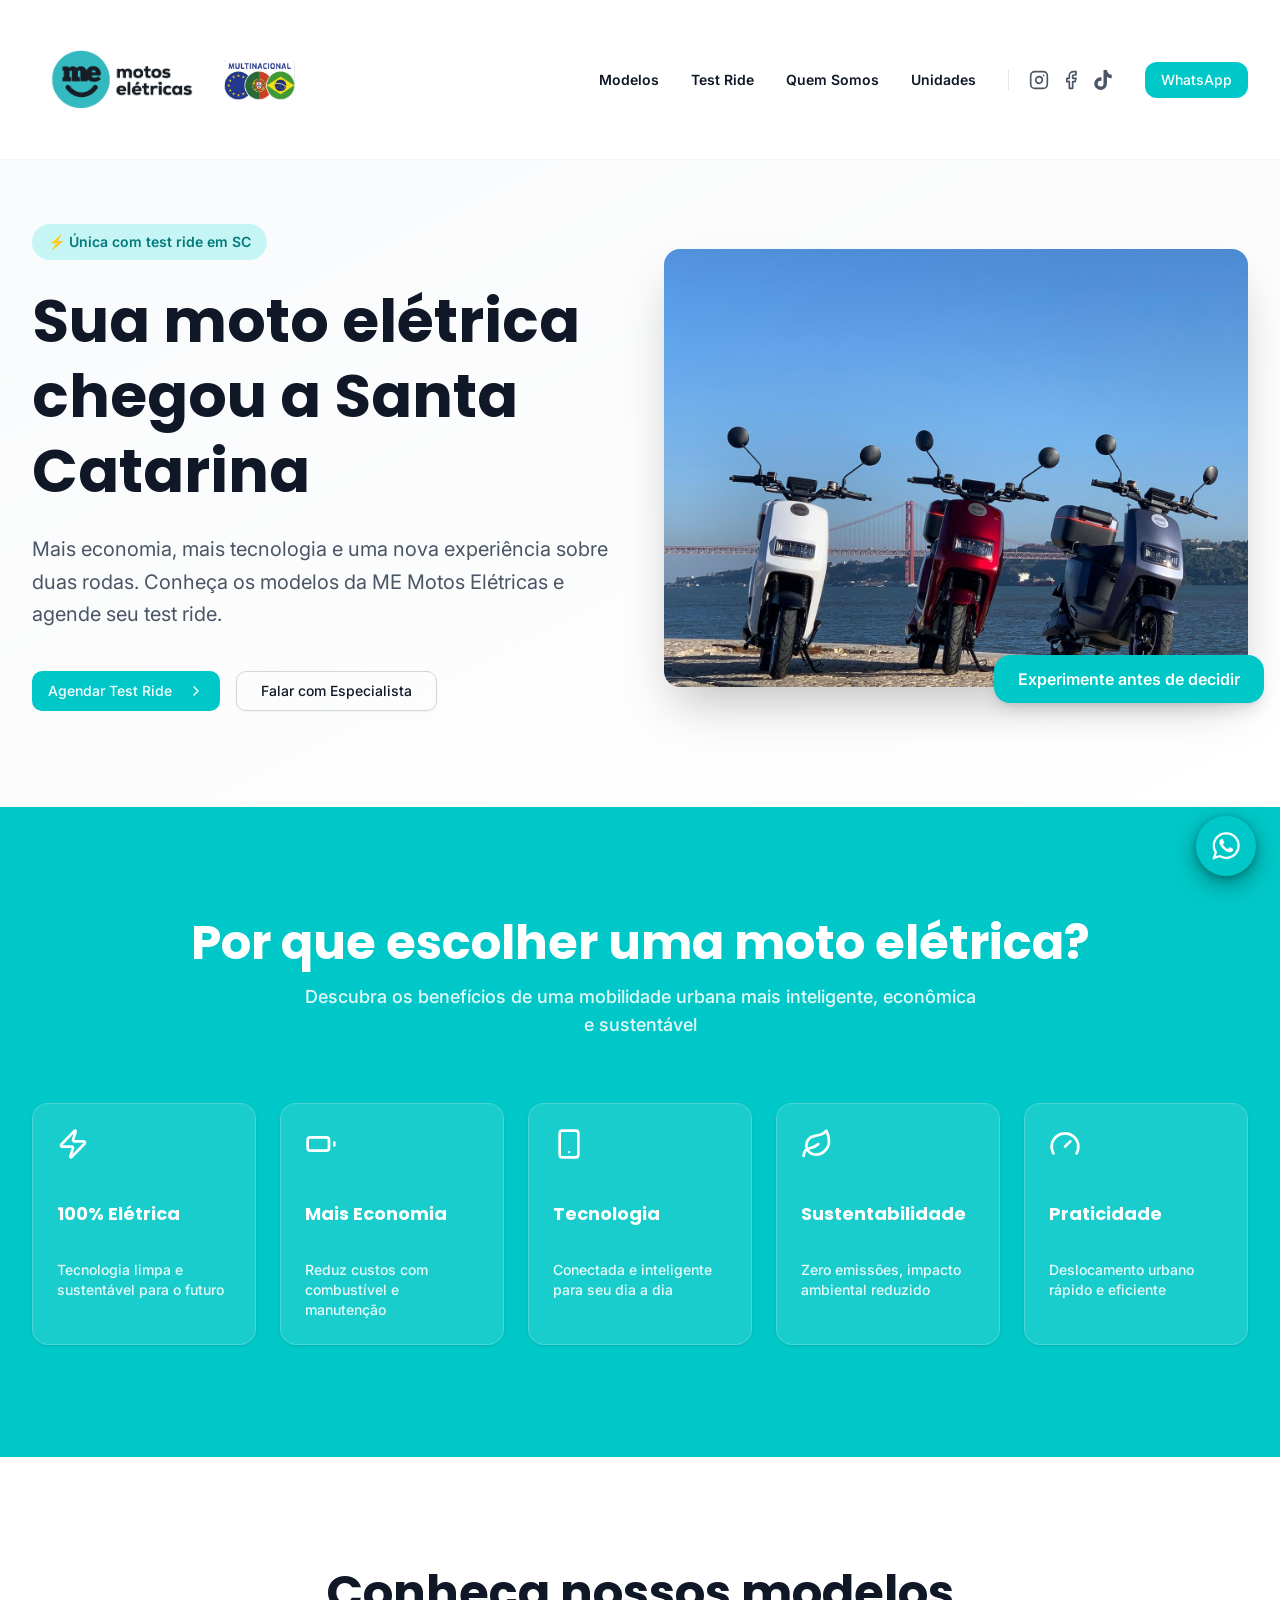
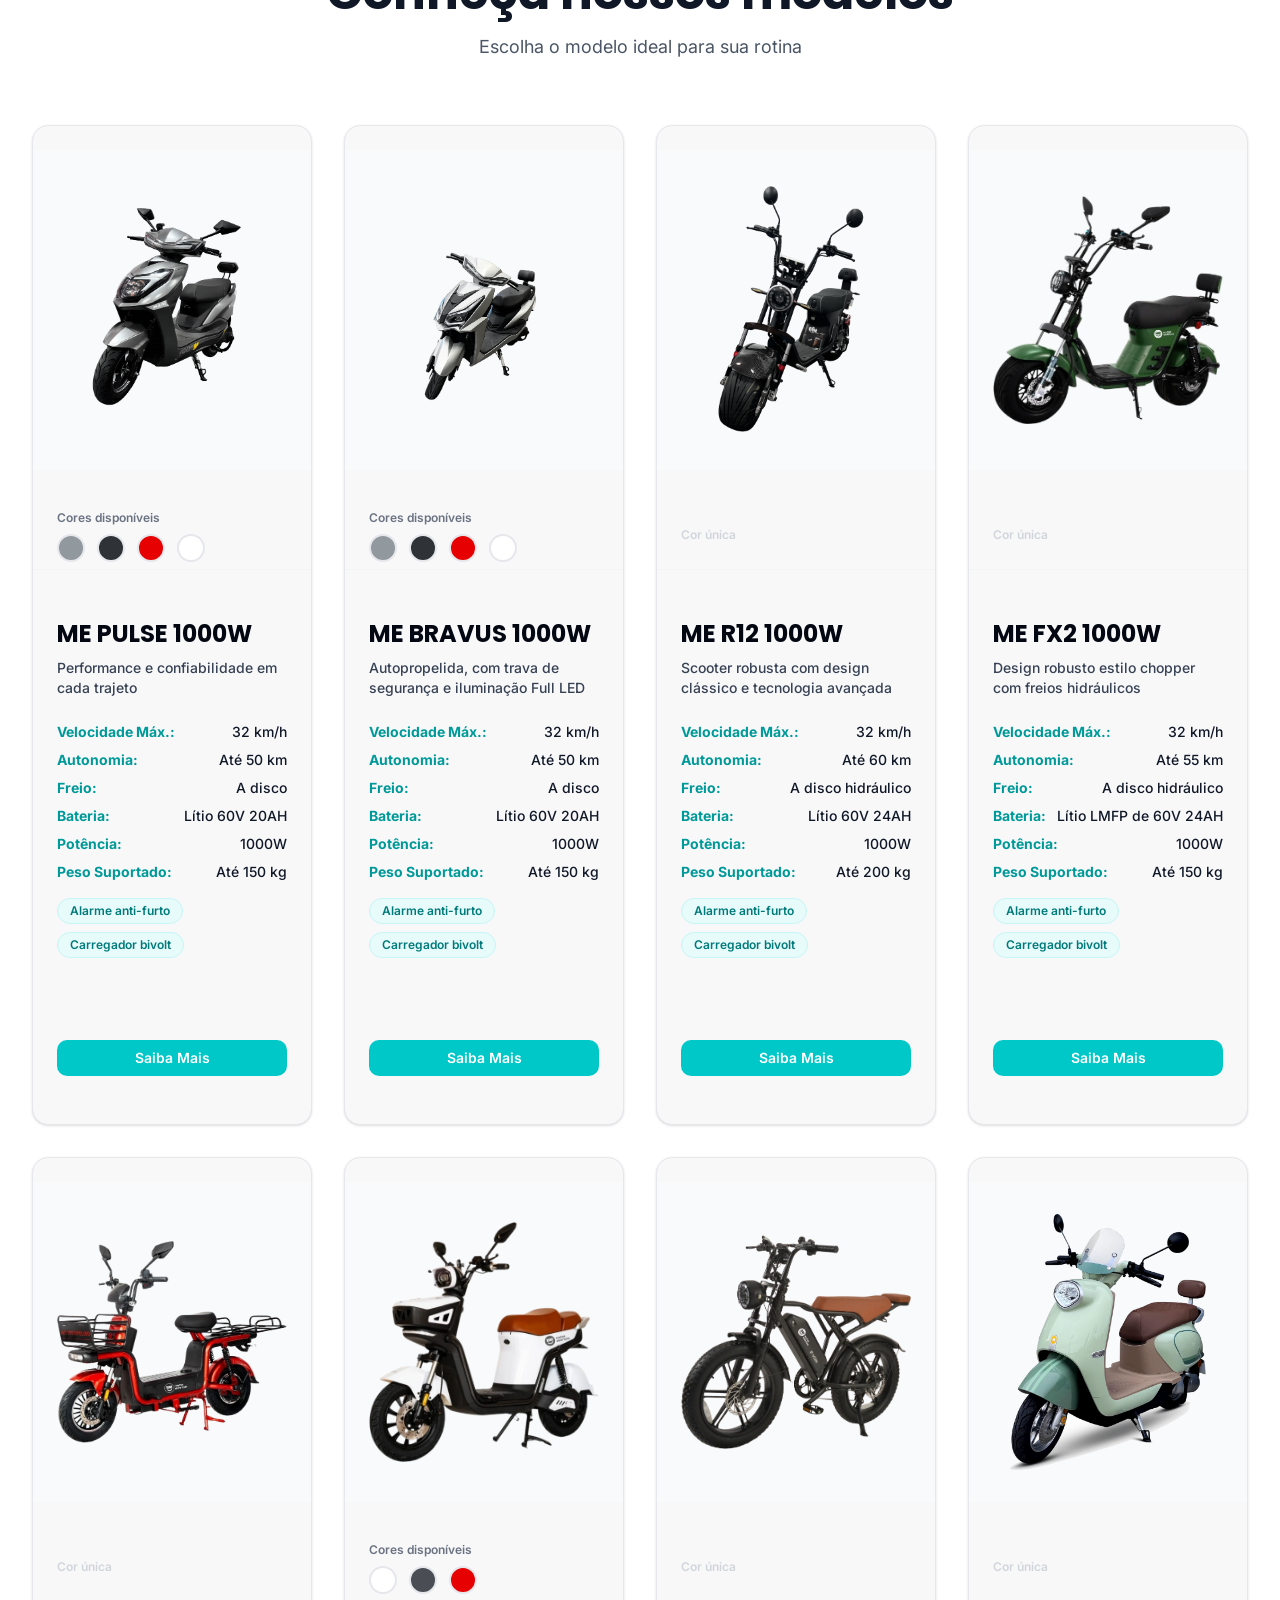
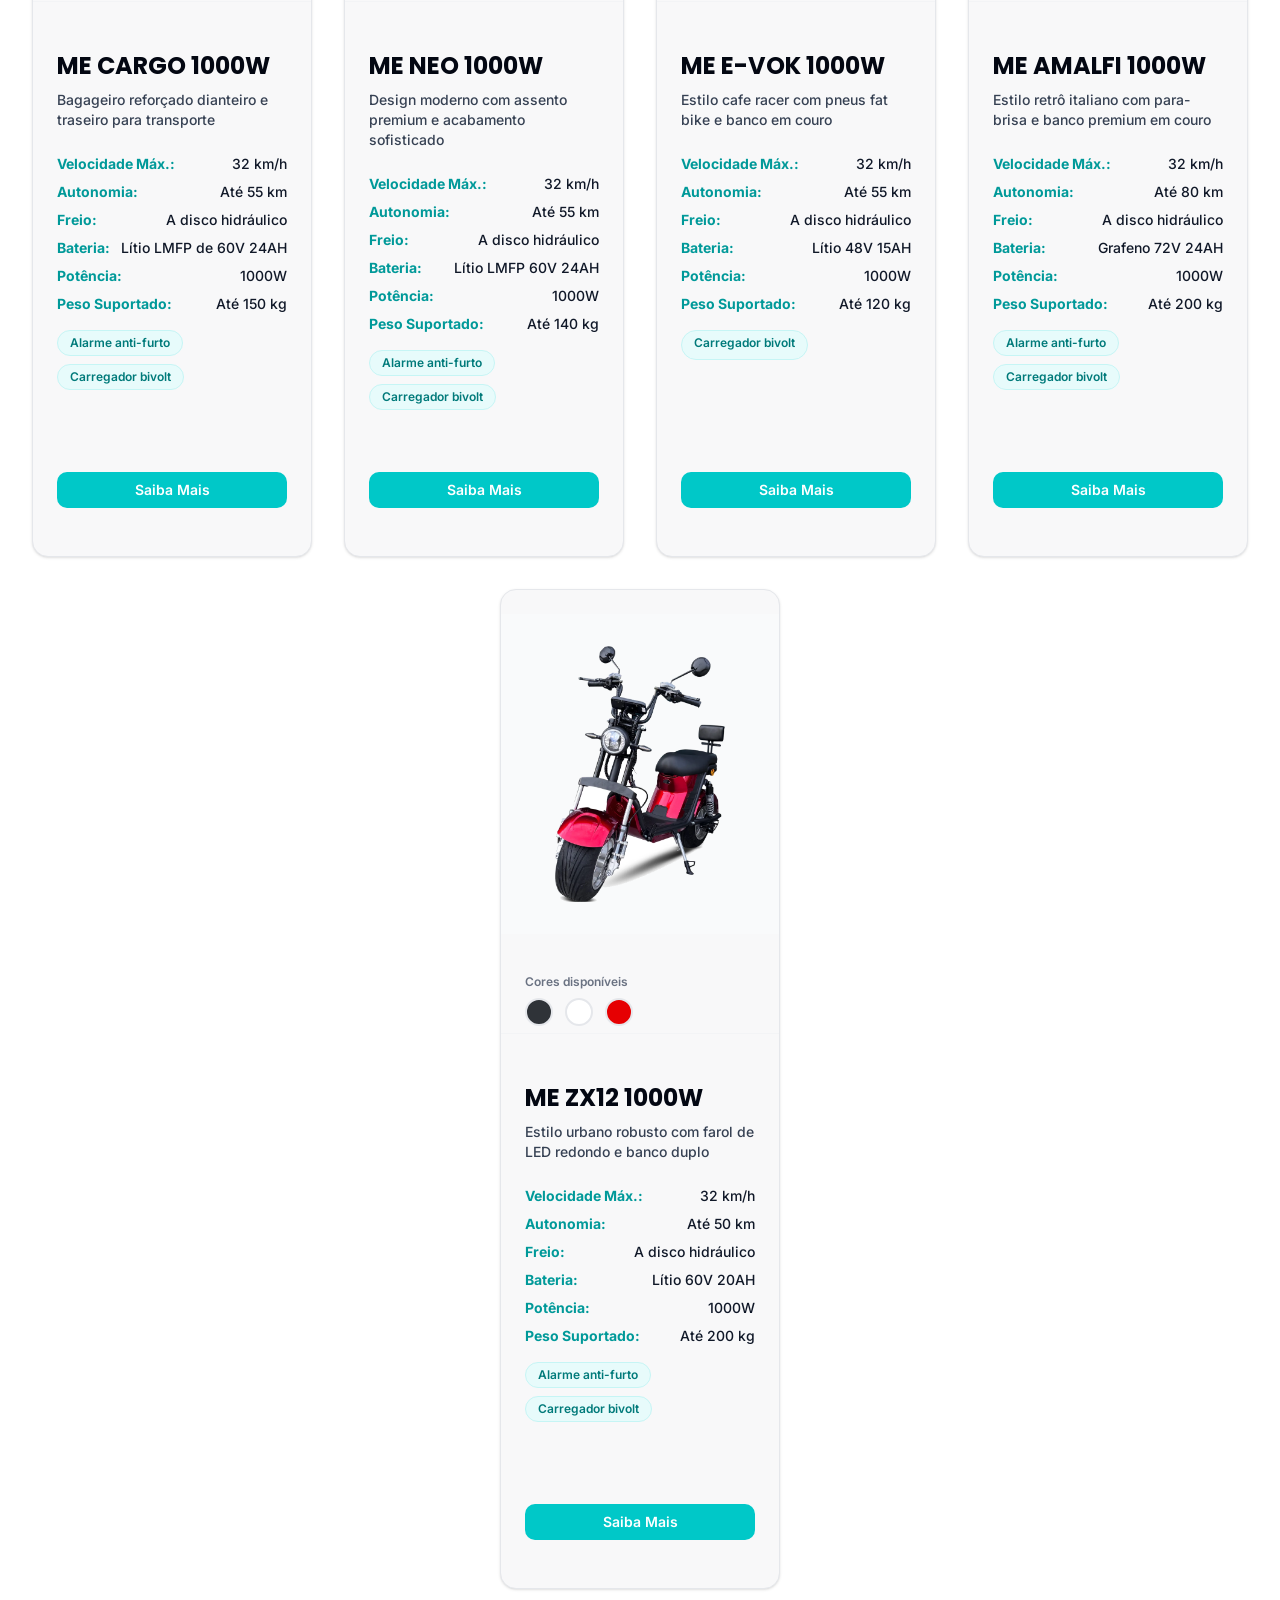
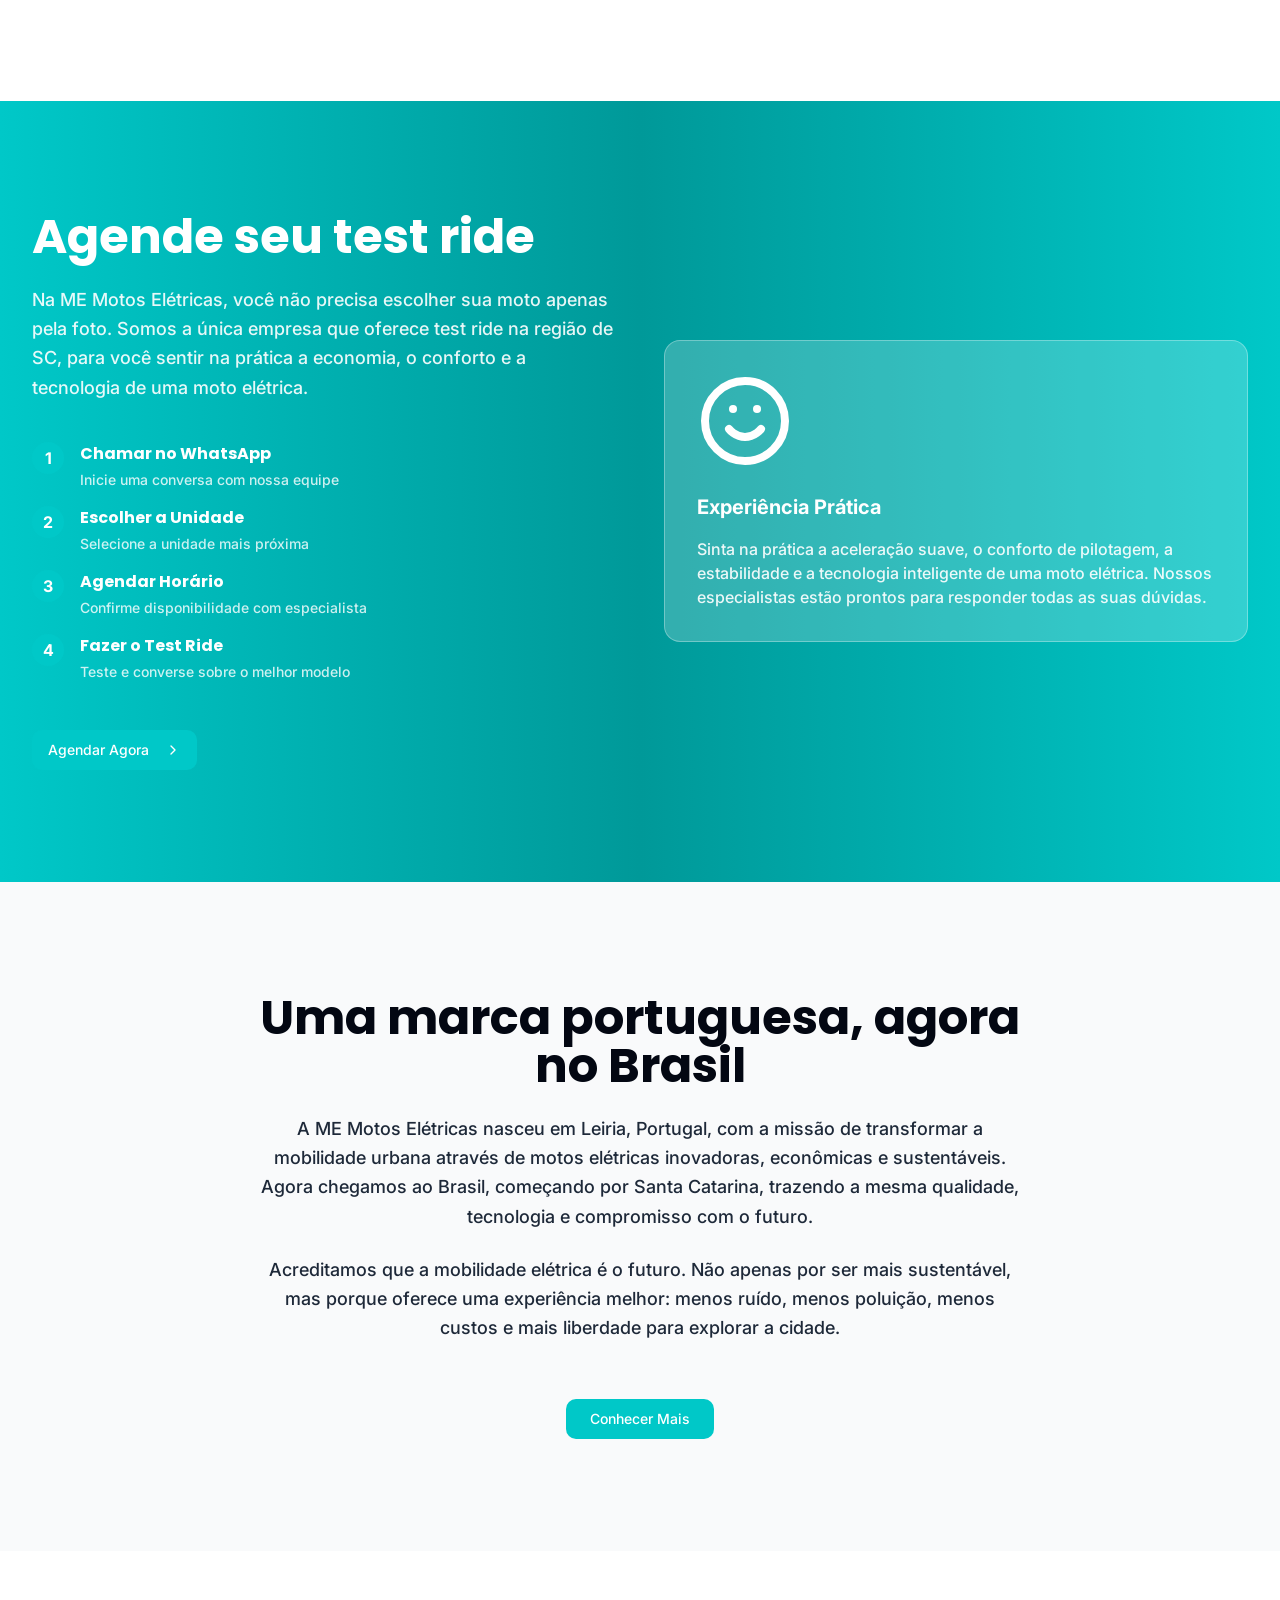
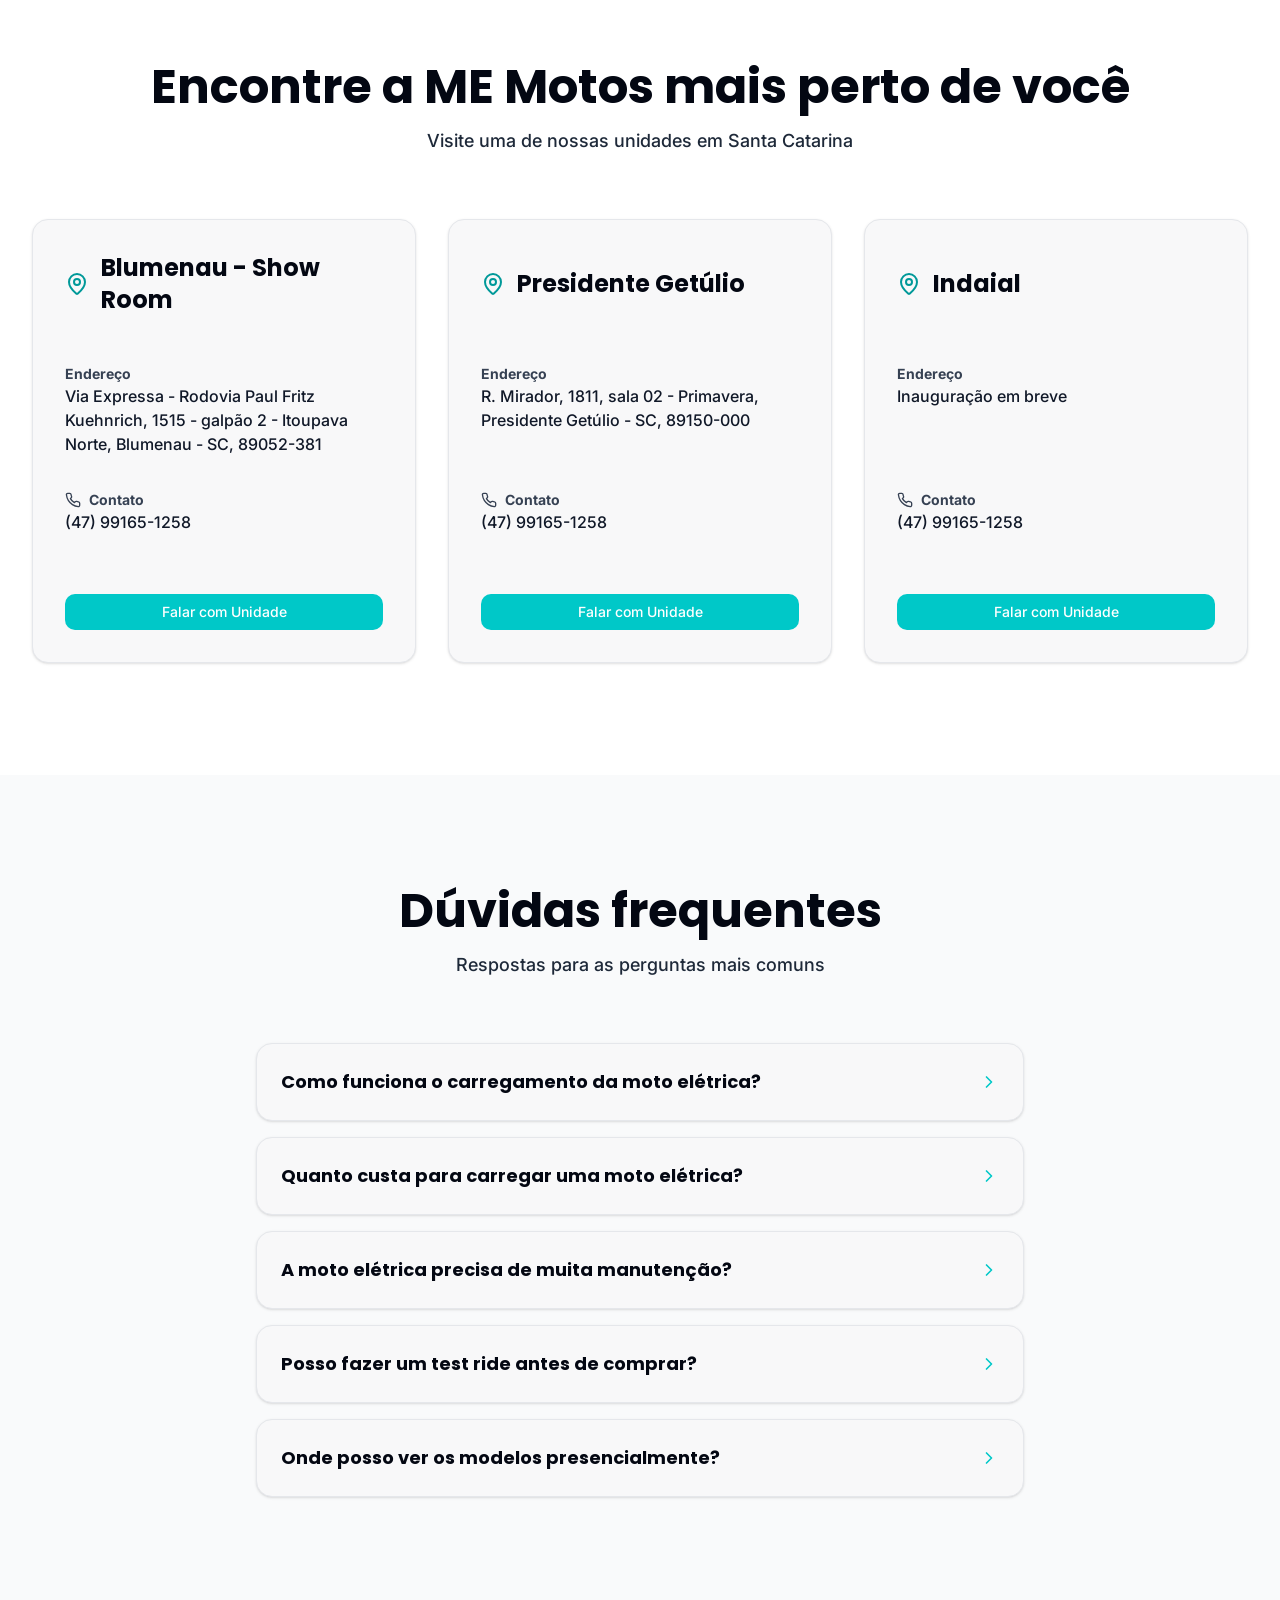
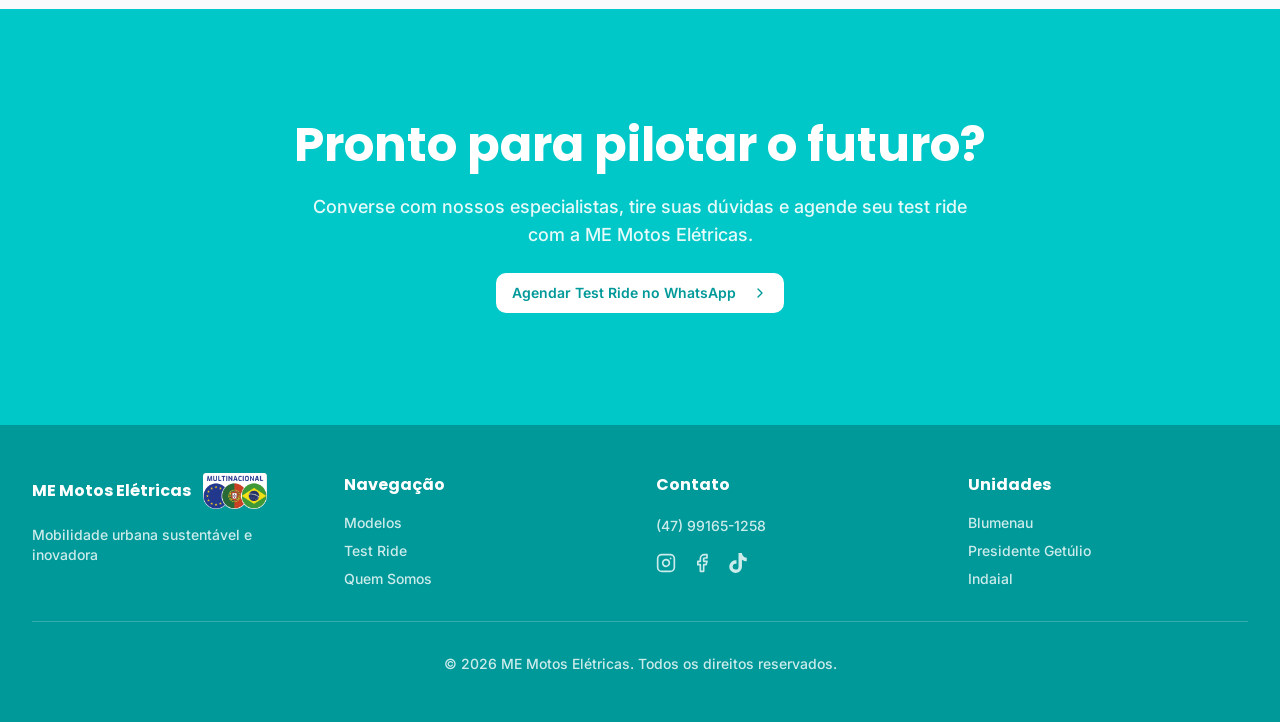
<file: index.html>
<!doctype html>
<html lang="en">

  <head>
    <meta charset="UTF-8" />
    <meta
      name="viewport"
      content="width=device-width, initial-scale=1.0, maximum-scale=1" />
    <title>ME Motos Elétricas</title>    
    <link rel="preconnect" href="https://fonts.googleapis.com" />
    <link rel="preconnect" href="https://fonts.gstatic.com" crossorigin />
    <link href="https://fonts.googleapis.com/css2?family=Poppins:wght@600;700;800&family=Inter:wght@400;500;600;700&display=swap" rel="stylesheet" />
    <script type="module" crossorigin src="/assets/index-CcEuzKpt.js"></script>
    <link rel="stylesheet" crossorigin href="/assets/index-PpGIps6I.css">
    <!-- Renke Connect -->
    <script src="https://app.renkeconnect.com/rnk/src/rnkcheck.js" rnk-id="d1d25226-7105-4458-9b1c-97b418657040"></script>
    <script src="https://app.renkeconnect.com/rnk/loader.js"></script>
  </head>

  <body>
    <div id="root"></div>
  </body>

</html>
</file>
<file: assets/index-PpGIps6I.css>
@layer properties{@supports (((-webkit-hyphens:none)) and (not (margin-trim:inline))) or ((-moz-orient:inline) and (not (color:rgb(from red r g b)))){*,:before,:after,::backdrop{--tw-translate-x:0;--tw-translate-y:0;--tw-translate-z:0;--tw-rotate-x:initial;--tw-rotate-y:initial;--tw-rotate-z:initial;--tw-skew-x:initial;--tw-skew-y:initial;--tw-space-y-reverse:0;--tw-border-style:solid;--tw-gradient-position:initial;--tw-gradient-from:#0000;--tw-gradient-via:#0000;--tw-gradient-to:#0000;--tw-gradient-stops:initial;--tw-gradient-via-stops:initial;--tw-gradient-from-position:0%;--tw-gradient-via-position:50%;--tw-gradient-to-position:100%;--tw-leading:initial;--tw-font-weight:initial;--tw-tracking:initial;--tw-ordinal:initial;--tw-slashed-zero:initial;--tw-numeric-figure:initial;--tw-numeric-spacing:initial;--tw-numeric-fraction:initial;--tw-shadow:0 0 #0000;--tw-shadow-color:initial;--tw-shadow-alpha:100%;--tw-inset-shadow:0 0 #0000;--tw-inset-shadow-color:initial;--tw-inset-shadow-alpha:100%;--tw-ring-color:initial;--tw-ring-shadow:0 0 #0000;--tw-inset-ring-color:initial;--tw-inset-ring-shadow:0 0 #0000;--tw-ring-inset:initial;--tw-ring-offset-width:0px;--tw-ring-offset-color:#fff;--tw-ring-offset-shadow:0 0 #0000;--tw-outline-style:solid;--tw-backdrop-blur:initial;--tw-backdrop-brightness:initial;--tw-backdrop-contrast:initial;--tw-backdrop-grayscale:initial;--tw-backdrop-hue-rotate:initial;--tw-backdrop-invert:initial;--tw-backdrop-opacity:initial;--tw-backdrop-saturate:initial;--tw-backdrop-sepia:initial;--tw-duration:initial;--tw-ease:initial;--tw-content:"";--tw-animation-delay:0s;--tw-animation-direction:normal;--tw-animation-duration:initial;--tw-animation-fill-mode:none;--tw-animation-iteration-count:1;--tw-enter-blur:0;--tw-enter-opacity:1;--tw-enter-rotate:0;--tw-enter-scale:1;--tw-enter-translate-x:0;--tw-enter-translate-y:0;--tw-exit-blur:0;--tw-exit-opacity:1;--tw-exit-rotate:0;--tw-exit-scale:1;--tw-exit-translate-x:0;--tw-exit-translate-y:0}}}@layer theme{:root,:host{--font-sans:ui-sans-serif, system-ui, sans-serif, "Apple Color Emoji", "Segoe UI Emoji", "Segoe UI Symbol", "Noto Color Emoji";--font-mono:ui-monospace, SFMono-Regular, Menlo, Monaco, Consolas, "Liberation Mono", "Courier New", monospace;--color-red-100:oklch(93.6% .032 17.717);--color-red-500:oklch(63.7% .237 25.331);--color-blue-600:oklch(54.6% .245 262.881);--color-blue-700:oklch(48.8% .243 264.376);--color-slate-50:oklch(98.4% .003 247.858);--color-slate-100:oklch(96.8% .007 247.896);--color-slate-600:oklch(44.6% .043 257.281);--color-slate-700:oklch(37.2% .044 257.287);--color-slate-900:oklch(20.8% .042 265.755);--color-gray-50:oklch(98.5% .002 247.839);--color-gray-100:oklch(96.7% .003 264.542);--color-gray-200:oklch(92.8% .006 264.531);--color-gray-300:oklch(87.2% .01 258.338);--color-gray-500:oklch(55.1% .027 264.364);--color-gray-600:oklch(44.6% .03 256.802);--color-gray-700:oklch(37.3% .034 259.733);--color-gray-800:oklch(27.8% .033 256.848);--color-gray-900:oklch(21% .034 264.665);--color-gray-950:oklch(13% .028 261.692);--color-black:#000;--color-white:#fff;--spacing:.25rem;--container-sm:24rem;--container-lg:32rem;--container-2xl:42rem;--container-3xl:48rem;--text-xs:.75rem;--text-xs--line-height:calc(1 / .75);--text-sm:.875rem;--text-sm--line-height:calc(1.25 / .875);--text-base:1rem;--text-base--line-height: 1.5 ;--text-lg:1.125rem;--text-lg--line-height:calc(1.75 / 1.125);--text-xl:1.25rem;--text-xl--line-height:calc(1.75 / 1.25);--text-2xl:1.5rem;--text-2xl--line-height:calc(2 / 1.5);--text-3xl:1.875rem;--text-3xl--line-height: 1.2 ;--text-4xl:2.25rem;--text-4xl--line-height:calc(2.5 / 2.25);--text-5xl:3rem;--text-5xl--line-height:1;--text-6xl:3.75rem;--text-6xl--line-height:1;--font-weight-normal:400;--font-weight-medium:500;--font-weight-semibold:600;--font-weight-bold:700;--tracking-tight:-.025em;--tracking-widest:.1em;--leading-tight:1.25;--leading-snug:1.375;--leading-normal:1.5;--leading-relaxed:1.625;--radius-xs:.125rem;--radius-2xl:1rem;--ease-in-out:cubic-bezier(.4, 0, .2, 1);--animate-spin:spin 1s linear infinite;--animate-pulse:pulse 2s cubic-bezier(.4, 0, .6, 1) infinite;--blur-sm:8px;--blur-md:12px;--blur-2xl:40px;--aspect-video:16 / 9;--default-transition-duration:.15s;--default-transition-timing-function:cubic-bezier(.4, 0, .2, 1);--default-font-family:var(--font-sans);--default-mono-font-family:var(--font-mono);--color-border:var(--border)}}@layer base{*,:after,:before,::backdrop{box-sizing:border-box;border:0 solid;margin:0;padding:0}::file-selector-button{box-sizing:border-box;border:0 solid;margin:0;padding:0}html,:host{-webkit-text-size-adjust:100%;tab-size:4;line-height:1.5;font-family:var(--default-font-family,ui-sans-serif, system-ui, sans-serif, "Apple Color Emoji", "Segoe UI Emoji", "Segoe UI Symbol", "Noto Color Emoji");font-feature-settings:var(--default-font-feature-settings,normal);font-variation-settings:var(--default-font-variation-settings,normal);-webkit-tap-highlight-color:transparent}hr{height:0;color:inherit;border-top-width:1px}abbr:where([title]){-webkit-text-decoration:underline dotted;text-decoration:underline dotted}h1,h2,h3,h4,h5,h6{font-size:inherit;font-weight:inherit}a{color:inherit;-webkit-text-decoration:inherit;text-decoration:inherit}b,strong{font-weight:bolder}code,kbd,samp,pre{font-family:var(--default-mono-font-family,ui-monospace, SFMono-Regular, Menlo, Monaco, Consolas, "Liberation Mono", "Courier New", monospace);font-feature-settings:var(--default-mono-font-feature-settings,normal);font-variation-settings:var(--default-mono-font-variation-settings,normal);font-size:1em}small{font-size:80%}sub,sup{vertical-align:baseline;font-size:75%;line-height:0;position:relative}sub{bottom:-.25em}sup{top:-.5em}table{text-indent:0;border-color:inherit;border-collapse:collapse}:-moz-focusring{outline:auto}progress{vertical-align:baseline}summary{display:list-item}ol,ul,menu{list-style:none}img,svg,video,canvas,audio,iframe,embed,object{vertical-align:middle;display:block}img,video{max-width:100%;height:auto}button,input,select,optgroup,textarea{font:inherit;font-feature-settings:inherit;font-variation-settings:inherit;letter-spacing:inherit;color:inherit;opacity:1;background-color:#0000;border-radius:0}::file-selector-button{font:inherit;font-feature-settings:inherit;font-variation-settings:inherit;letter-spacing:inherit;color:inherit;opacity:1;background-color:#0000;border-radius:0}:where(select:is([multiple],[size])) optgroup{font-weight:bolder}:where(select:is([multiple],[size])) optgroup option{padding-inline-start:20px}::file-selector-button{margin-inline-end:4px}::placeholder{opacity:1}@supports (not ((-webkit-appearance:-apple-pay-button))) or (contain-intrinsic-size:1px){::placeholder{color:currentColor}@supports (color:color-mix(in lab,red,red)){::placeholder{color:color-mix(in oklab,currentcolor 50%,transparent)}}}textarea{resize:vertical}::-webkit-search-decoration{-webkit-appearance:none}::-webkit-date-and-time-value{min-height:1lh;text-align:inherit}::-webkit-datetime-edit{display:inline-flex}::-webkit-datetime-edit-fields-wrapper{padding:0}::-webkit-datetime-edit{padding-block:0}::-webkit-datetime-edit-year-field{padding-block:0}::-webkit-datetime-edit-month-field{padding-block:0}::-webkit-datetime-edit-day-field{padding-block:0}::-webkit-datetime-edit-hour-field{padding-block:0}::-webkit-datetime-edit-minute-field{padding-block:0}::-webkit-datetime-edit-second-field{padding-block:0}::-webkit-datetime-edit-millisecond-field{padding-block:0}::-webkit-datetime-edit-meridiem-field{padding-block:0}::-webkit-calendar-picker-indicator{line-height:1}:-moz-ui-invalid{box-shadow:none}button,input:where([type=button],[type=reset],[type=submit]){appearance:button}::file-selector-button{appearance:button}::-webkit-inner-spin-button{height:auto}::-webkit-outer-spin-button{height:auto}[hidden]:where(:not([hidden=until-found])){display:none!important}*{border-color:var(--border);outline-color:var(--ring)}@supports (color:color-mix(in lab,red,red)){*{outline-color:color-mix(in oklab,var(--ring) 50%,transparent)}}body{background-color:var(--background);font-family:var(--font-sans);color:var(--foreground);font-family:Inter,sans-serif}h1,h2,h3,h4,h5,h6{font-family:Poppins,sans-serif;font-weight:700}h1{font-size:var(--text-4xl);line-height:var(--tw-leading,var(--text-4xl--line-height));--tw-font-weight:var(--font-weight-bold);font-weight:var(--font-weight-bold)}@media(min-width:48rem){h1{font-size:var(--text-5xl);line-height:var(--tw-leading,var(--text-5xl--line-height))}}@media(min-width:64rem){h1{font-size:var(--text-6xl);line-height:var(--tw-leading,var(--text-6xl--line-height))}}h2{font-size:var(--text-3xl);line-height:var(--tw-leading,var(--text-3xl--line-height));--tw-font-weight:var(--font-weight-bold);font-weight:var(--font-weight-bold)}@media(min-width:48rem){h2{font-size:var(--text-4xl);line-height:var(--tw-leading,var(--text-4xl--line-height))}}h3{font-size:var(--text-2xl);line-height:var(--tw-leading,var(--text-2xl--line-height));--tw-font-weight:var(--font-weight-bold);font-weight:var(--font-weight-bold)}@media(min-width:48rem){h3{font-size:var(--text-3xl);line-height:var(--tw-leading,var(--text-3xl--line-height))}}button:not(:disabled),[role=button]:not([aria-disabled=true]),[type=button]:not(:disabled),[type=submit]:not(:disabled),[type=reset]:not(:disabled),a[href],select:not(:disabled),input[type=checkbox]:not(:disabled),input[type=radio]:not(:disabled){cursor:pointer}}@layer components{.container{width:100%;margin-left:auto;margin-right:auto;padding-left:1rem;padding-right:1rem}.flex{min-width:0;min-height:0}@media(min-width:640px){.container{padding-left:1.5rem;padding-right:1.5rem}}@media(min-width:1024px){.container{max-width:1280px;padding-left:2rem;padding-right:2rem}}}@layer utilities{.\@container\/card-header{container:card-header/inline-size}.\@container\/field-group{container:field-group/inline-size}.pointer-events-none{pointer-events:none}.invisible{visibility:hidden}.sr-only{clip-path:inset(50%);white-space:nowrap;border-width:0;width:1px;height:1px;margin:-1px;padding:0;position:absolute;overflow:hidden}.absolute{position:absolute}.fixed{position:fixed}.relative{position:relative}.static{position:static}.sticky{position:sticky}.inset-0{inset:0}.inset-x-0{inset-inline:0}.inset-y-0{inset-block:0}.-top-12{top:calc(var(--spacing) * -12)}.top-0{top:0}.top-1\.5{top:calc(var(--spacing) * 1.5)}.top-1\/2{top:50%}.top-3\.5{top:calc(var(--spacing) * 3.5)}.top-4{top:calc(var(--spacing) * 4)}.top-\[1px\]{top:1px}.top-\[50\%\]{top:50%}.top-\[60\%\]{top:60%}.top-full{top:100%}.-right-4{right:calc(var(--spacing) * -4)}.-right-12{right:calc(var(--spacing) * -12)}.right-0{right:0}.right-1{right:var(--spacing)}.right-2{right:calc(var(--spacing) * 2)}.right-3{right:calc(var(--spacing) * 3)}.right-4{right:calc(var(--spacing) * 4)}.right-6{right:calc(var(--spacing) * 6)}.-bottom-4{bottom:calc(var(--spacing) * -4)}.-bottom-12{bottom:calc(var(--spacing) * -12)}.bottom-0{bottom:0}.bottom-6{bottom:calc(var(--spacing) * 6)}.-left-12{left:calc(var(--spacing) * -12)}.left-0{left:0}.left-1\/2{left:50%}.left-2{left:calc(var(--spacing) * 2)}.left-\[50\%\]{left:50%}.isolate{isolation:isolate}.z-10{z-index:10}.z-20{z-index:20}.z-40{z-index:40}.z-50{z-index:50}.z-\[1\]{z-index:1}.order-first{order:-9999}.order-last{order:9999}.col-start-2{grid-column-start:2}.row-span-2{grid-row:span 2/span 2}.row-start-1{grid-row-start:1}.container{width:100%}@media(min-width:40rem){.container{max-width:40rem}}@media(min-width:48rem){.container{max-width:48rem}}@media(min-width:64rem){.container{max-width:64rem}}@media(min-width:80rem){.container{max-width:80rem}}@media(min-width:96rem){.container{max-width:96rem}}.\!m-0{margin:0!important}.-mx-1{margin-inline:calc(var(--spacing) * -1)}.mx-2{margin-inline:calc(var(--spacing) * 2)}.mx-3\.5{margin-inline:calc(var(--spacing) * 3.5)}.mx-4{margin-inline:calc(var(--spacing) * 4)}.mx-auto{margin-inline:auto}.-my-2{margin-block:calc(var(--spacing) * -2)}.my-0{margin-block:0}.my-0\.5{margin-block:calc(var(--spacing) * .5)}.my-1{margin-block:var(--spacing)}.-mt-4{margin-top:calc(var(--spacing) * -4)}.mt-1\.5{margin-top:calc(var(--spacing) * 1.5)}.mt-2{margin-top:calc(var(--spacing) * 2)}.mt-4{margin-top:calc(var(--spacing) * 4)}.mt-6{margin-top:calc(var(--spacing) * 6)}.mt-auto{margin-top:auto}.mr-2{margin-right:calc(var(--spacing) * 2)}.mb-1{margin-bottom:var(--spacing)}.mb-2{margin-bottom:calc(var(--spacing) * 2)}.mb-3{margin-bottom:calc(var(--spacing) * 3)}.mb-4{margin-bottom:calc(var(--spacing) * 4)}.mb-6{margin-bottom:calc(var(--spacing) * 6)}.mb-8{margin-bottom:calc(var(--spacing) * 8)}.mb-16{margin-bottom:calc(var(--spacing) * 16)}.-ml-4{margin-left:calc(var(--spacing) * -4)}.ml-1{margin-left:var(--spacing)}.ml-2{margin-left:calc(var(--spacing) * 2)}.ml-4{margin-left:calc(var(--spacing) * 4)}.ml-auto{margin-left:auto}.line-clamp-1{-webkit-line-clamp:1;-webkit-box-orient:vertical;display:-webkit-box;overflow:hidden}.line-clamp-2{-webkit-line-clamp:2;-webkit-box-orient:vertical;display:-webkit-box;overflow:hidden}.block{display:block}.flex{display:flex}.grid{display:grid}.hidden{display:none}.inline-block{display:inline-block}.inline-flex{display:inline-flex}.table{display:table}.table-caption{display:table-caption}.table-cell{display:table-cell}.table-row{display:table-row}.field-sizing-content{field-sizing:content}.aspect-square{aspect-ratio:1}.aspect-video{aspect-ratio:var(--aspect-video)}.size-\(--cell-size\){width:var(--cell-size);height:var(--cell-size)}.size-2{width:calc(var(--spacing) * 2);height:calc(var(--spacing) * 2)}.size-2\.5{width:calc(var(--spacing) * 2.5);height:calc(var(--spacing) * 2.5)}.size-3{width:calc(var(--spacing) * 3);height:calc(var(--spacing) * 3)}.size-3\.5{width:calc(var(--spacing) * 3.5);height:calc(var(--spacing) * 3.5)}.size-4{width:calc(var(--spacing) * 4);height:calc(var(--spacing) * 4)}.size-6{width:calc(var(--spacing) * 6);height:calc(var(--spacing) * 6)}.size-7{width:calc(var(--spacing) * 7);height:calc(var(--spacing) * 7)}.size-8{width:calc(var(--spacing) * 8);height:calc(var(--spacing) * 8)}.size-9{width:calc(var(--spacing) * 9);height:calc(var(--spacing) * 9)}.size-10{width:calc(var(--spacing) * 10);height:calc(var(--spacing) * 10)}.size-auto{width:auto;height:auto}.size-full{width:100%;height:100%}.h-\(--cell-size\){height:var(--cell-size)}.h-1\.5{height:calc(var(--spacing) * 1.5)}.h-2{height:calc(var(--spacing) * 2)}.h-2\.5{height:calc(var(--spacing) * 2.5)}.h-4{height:calc(var(--spacing) * 4)}.h-5{height:calc(var(--spacing) * 5)}.h-6{height:calc(var(--spacing) * 6)}.h-7{height:calc(var(--spacing) * 7)}.h-8{height:calc(var(--spacing) * 8)}.h-9{height:calc(var(--spacing) * 9)}.h-10{height:calc(var(--spacing) * 10)}.h-12{height:calc(var(--spacing) * 12)}.h-16{height:calc(var(--spacing) * 16)}.h-24{height:calc(var(--spacing) * 24)}.h-80{height:calc(var(--spacing) * 80)}.h-\[1\.15rem\]{height:1.15rem}.h-\[76px\]{height:76px}.h-\[500px\]{height:500px}.h-\[1000px\]{height:1000px}.h-\[calc\(100\%-1px\)\]{height:calc(100% - 1px)}.h-\[var\(--radix-navigation-menu-viewport-height\)\]{height:var(--radix-navigation-menu-viewport-height)}.h-\[var\(--radix-select-trigger-height\)\]{height:var(--radix-select-trigger-height)}.h-auto{height:auto}.h-full{height:100%}.h-px{height:1px}.h-svh{height:100svh}.max-h-\(--radix-context-menu-content-available-height\){max-height:var(--radix-context-menu-content-available-height)}.max-h-\(--radix-dropdown-menu-content-available-height\){max-height:var(--radix-dropdown-menu-content-available-height)}.max-h-\(--radix-select-content-available-height\){max-height:var(--radix-select-content-available-height)}.max-h-64{max-height:calc(var(--spacing) * 64)}.max-h-\[300px\]{max-height:300px}.min-h-0{min-height:0}.min-h-4{min-height:calc(var(--spacing) * 4)}.min-h-16{min-height:calc(var(--spacing) * 16)}.min-h-\[30px\]{min-height:30px}.min-h-\[56px\]{min-height:56px}.min-h-\[64px\]{min-height:64px}.min-h-\[110px\]{min-height:110px}.min-h-screen{min-height:100vh}.min-h-svh{min-height:100svh}.w-\(--cell-size\){width:var(--cell-size)}.w-\(--sidebar-width\){width:var(--sidebar-width)}.w-0{width:0}.w-1{width:var(--spacing)}.w-2{width:calc(var(--spacing) * 2)}.w-2\.5{width:calc(var(--spacing) * 2.5)}.w-3{width:calc(var(--spacing) * 3)}.w-3\/4{width:75%}.w-4{width:calc(var(--spacing) * 4)}.w-5{width:calc(var(--spacing) * 5)}.w-6{width:calc(var(--spacing) * 6)}.w-7{width:calc(var(--spacing) * 7)}.w-8{width:calc(var(--spacing) * 8)}.w-9{width:calc(var(--spacing) * 9)}.w-10{width:calc(var(--spacing) * 10)}.w-16{width:calc(var(--spacing) * 16)}.w-24{width:calc(var(--spacing) * 24)}.w-64{width:calc(var(--spacing) * 64)}.w-72{width:calc(var(--spacing) * 72)}.w-\[100px\]{width:100px}.w-\[180px\]{width:180px}.w-\[400px\]{width:400px}.w-auto{width:auto}.w-fit{width:fit-content}.w-full{width:100%}.w-max{width:max-content}.w-px{width:1px}.max-w-\(--skeleton-width\){max-width:var(--skeleton-width)}.max-w-2xl{max-width:var(--container-2xl)}.max-w-3xl{max-width:var(--container-3xl)}.max-w-\[calc\(100\%-2rem\)\]{max-width:calc(100% - 2rem)}.max-w-full{max-width:100%}.max-w-lg{max-width:var(--container-lg)}.max-w-max{max-width:max-content}.max-w-sm{max-width:var(--container-sm)}.min-w-\(--cell-size\){min-width:var(--cell-size)}.min-w-0{min-width:0}.min-w-5{min-width:calc(var(--spacing) * 5)}.min-w-8{min-width:calc(var(--spacing) * 8)}.min-w-9{min-width:calc(var(--spacing) * 9)}.min-w-10{min-width:calc(var(--spacing) * 10)}.min-w-\[8rem\]{min-width:8rem}.min-w-\[12rem\]{min-width:12rem}.min-w-\[var\(--radix-select-trigger-width\)\]{min-width:var(--radix-select-trigger-width)}.flex-1{flex:1}.flex-shrink-0,.shrink-0{flex-shrink:0}.grow{flex-grow:1}.grow-0{flex-grow:0}.basis-full{flex-basis:100%}.caption-bottom{caption-side:bottom}.border-collapse{border-collapse:collapse}.origin-\(--radix-context-menu-content-transform-origin\){transform-origin:var(--radix-context-menu-content-transform-origin)}.origin-\(--radix-dropdown-menu-content-transform-origin\){transform-origin:var(--radix-dropdown-menu-content-transform-origin)}.origin-\(--radix-hover-card-content-transform-origin\){transform-origin:var(--radix-hover-card-content-transform-origin)}.origin-\(--radix-menubar-content-transform-origin\){transform-origin:var(--radix-menubar-content-transform-origin)}.origin-\(--radix-popover-content-transform-origin\){transform-origin:var(--radix-popover-content-transform-origin)}.origin-\(--radix-select-content-transform-origin\){transform-origin:var(--radix-select-content-transform-origin)}.origin-\(--radix-tooltip-content-transform-origin\){transform-origin:var(--radix-tooltip-content-transform-origin)}.-translate-x-1\/2{--tw-translate-x: -50% ;translate:var(--tw-translate-x) var(--tw-translate-y)}.-translate-x-px{--tw-translate-x:-1px;translate:var(--tw-translate-x) var(--tw-translate-y)}.translate-x-\[-50\%\]{--tw-translate-x:-50%;translate:var(--tw-translate-x) var(--tw-translate-y)}.translate-x-px{--tw-translate-x:1px;translate:var(--tw-translate-x) var(--tw-translate-y)}.-translate-y-1\/2{--tw-translate-y: -50% ;translate:var(--tw-translate-x) var(--tw-translate-y)}.translate-y-0\.5{--tw-translate-y:calc(var(--spacing) * .5);translate:var(--tw-translate-x) var(--tw-translate-y)}.translate-y-\[-50\%\]{--tw-translate-y:-50%;translate:var(--tw-translate-x) var(--tw-translate-y)}.translate-y-\[calc\(-50\%_-_2px\)\]{--tw-translate-y: calc(-50% - 2px) ;translate:var(--tw-translate-x) var(--tw-translate-y)}.rotate-45{rotate:45deg}.rotate-90{rotate:90deg}.transform{transform:var(--tw-rotate-x,) var(--tw-rotate-y,) var(--tw-rotate-z,) var(--tw-skew-x,) var(--tw-skew-y,)}.animate-caret-blink{animation:1.25s ease-out infinite caret-blink}.animate-in{animation:enter var(--tw-animation-duration,var(--tw-duration,.15s))var(--tw-ease,ease)var(--tw-animation-delay,0s)var(--tw-animation-iteration-count,1)var(--tw-animation-direction,normal)var(--tw-animation-fill-mode,none)}.animate-pulse{animation:var(--animate-pulse)}.animate-spin{animation:var(--animate-spin)}.cursor-default{cursor:default}.cursor-pointer{cursor:pointer}.cursor-text{cursor:text}.touch-none{touch-action:none}.resize-none{resize:none}.scroll-my-1{scroll-margin-block:var(--spacing)}.scroll-py-1{scroll-padding-block:var(--spacing)}.list-disc{list-style-type:disc}.list-none{list-style-type:none}.auto-rows-min{grid-auto-rows:min-content}.grid-cols-1{grid-template-columns:repeat(1,minmax(0,1fr))}.grid-cols-\[0_1fr\]{grid-template-columns:0 1fr}.grid-rows-\[auto_auto\]{grid-template-rows:auto auto}.flex-col{flex-direction:column}.flex-col-reverse{flex-direction:column-reverse}.flex-row{flex-direction:row}.flex-wrap{flex-wrap:wrap}.items-center{align-items:center}.items-end{align-items:flex-end}.items-start{align-items:flex-start}.items-stretch{align-items:stretch}.justify-between{justify-content:space-between}.justify-center{justify-content:center}.justify-start{justify-content:flex-start}.justify-items-start{justify-items:start}.gap-0{gap:0}.gap-0\.5{gap:calc(var(--spacing) * .5)}.gap-1{gap:var(--spacing)}.gap-1\.5{gap:calc(var(--spacing) * 1.5)}.gap-2{gap:calc(var(--spacing) * 2)}.gap-2\.5{gap:calc(var(--spacing) * 2.5)}.gap-3{gap:calc(var(--spacing) * 3)}.gap-4{gap:calc(var(--spacing) * 4)}.gap-6{gap:calc(var(--spacing) * 6)}.gap-7{gap:calc(var(--spacing) * 7)}.gap-8{gap:calc(var(--spacing) * 8)}.gap-12{gap:calc(var(--spacing) * 12)}:where(.space-y-2>:not(:last-child)){--tw-space-y-reverse:0;margin-block-start:calc(calc(var(--spacing) * 2) * var(--tw-space-y-reverse));margin-block-end:calc(calc(var(--spacing) * 2) * calc(1 - var(--tw-space-y-reverse)))}:where(.space-y-4>:not(:last-child)){--tw-space-y-reverse:0;margin-block-start:calc(calc(var(--spacing) * 4) * var(--tw-space-y-reverse));margin-block-end:calc(calc(var(--spacing) * 4) * calc(1 - var(--tw-space-y-reverse)))}:where(.space-y-6>:not(:last-child)){--tw-space-y-reverse:0;margin-block-start:calc(calc(var(--spacing) * 6) * var(--tw-space-y-reverse));margin-block-end:calc(calc(var(--spacing) * 6) * calc(1 - var(--tw-space-y-reverse)))}.gap-y-0\.5{row-gap:calc(var(--spacing) * .5)}.self-start{align-self:flex-start}.self-stretch{align-self:stretch}.justify-self-end{justify-self:flex-end}.overflow-auto{overflow:auto}.overflow-hidden{overflow:hidden}.overflow-x-auto{overflow-x:auto}.overflow-x-hidden{overflow-x:hidden}.overflow-y-auto{overflow-y:auto}.rounded{border-radius:.25rem}.rounded-2xl{border-radius:var(--radius-2xl)}.rounded-\[2px\]{border-radius:2px}.rounded-\[4px\]{border-radius:4px}.rounded-\[10px\]{border-radius:10px}.rounded-\[20px\]{border-radius:20px}.rounded-\[calc\(var\(--radius\)-5px\)\]{border-radius:calc(var(--radius) - 5px)}.rounded-\[inherit\]{border-radius:inherit}.rounded-full{border-radius:3.40282e38px}.rounded-lg{border-radius:var(--radius)}.rounded-md{border-radius:calc(var(--radius) - 2px)}.rounded-none{border-radius:0}.rounded-sm{border-radius:calc(var(--radius) - 4px)}.rounded-xl{border-radius:calc(var(--radius) + 4px)}.rounded-xs{border-radius:var(--radius-xs)}.rounded-l-md{border-top-left-radius:calc(var(--radius) - 2px);border-bottom-left-radius:calc(var(--radius) - 2px)}.rounded-tl-sm{border-top-left-radius:calc(var(--radius) - 4px)}.rounded-r-md{border-top-right-radius:calc(var(--radius) - 2px);border-bottom-right-radius:calc(var(--radius) - 2px)}.border{border-style:var(--tw-border-style);border-width:1px}.border-0{border-style:var(--tw-border-style);border-width:0}.border-2{border-style:var(--tw-border-style);border-width:2px}.border-\[1\.5px\]{border-style:var(--tw-border-style);border-width:1.5px}.border-y{border-block-style:var(--tw-border-style);border-block-width:1px}.border-t{border-top-style:var(--tw-border-style);border-top-width:1px}.border-r{border-right-style:var(--tw-border-style);border-right-width:1px}.border-b{border-bottom-style:var(--tw-border-style);border-bottom-width:1px}.border-l{border-left-style:var(--tw-border-style);border-left-width:1px}.border-dashed{--tw-border-style:dashed;border-style:dashed}.border-\(--color-border\){border-color:var(--color-border)}.border-\[rgba\(0\,0\,0\,0\.08\)\]{border-color:#00000014}.border-border,.border-border\/50{border-color:var(--border)}@supports (color:color-mix(in lab,red,red)){.border-border\/50{border-color:color-mix(in oklab,var(--border) 50%,transparent)}}.border-cyan-100{border-color:#c6f5f5}.border-gray-100{border-color:var(--color-gray-100)}.border-gray-200{border-color:var(--color-gray-200)}.border-gray-300{border-color:var(--color-gray-300)}.border-input{border-color:var(--input)}.border-primary{border-color:var(--primary)}.border-sidebar-border{border-color:var(--sidebar-border)}.border-transparent{border-color:#0000}.border-white\/20{border-color:#fff3}@supports (color:color-mix(in lab,red,red)){.border-white\/20{border-color:color-mix(in oklab,var(--color-white) 20%,transparent)}}.border-white\/30{border-color:#ffffff4d}@supports (color:color-mix(in lab,red,red)){.border-white\/30{border-color:color-mix(in oklab,var(--color-white) 30%,transparent)}}.border-t-transparent{border-top-color:#0000}.border-l-transparent{border-left-color:#0000}.bg-\(--color-bg\){background-color:var(--color-bg)}.bg-\[\#1a1a19\]{background-color:#1a1a19}.bg-\[\#f8f8f7\]{background-color:#f8f8f7}.bg-accent{background-color:var(--accent)}.bg-background{background-color:var(--background)}.bg-black\/50{background-color:#00000080}@supports (color:color-mix(in lab,red,red)){.bg-black\/50{background-color:color-mix(in oklab,var(--color-black) 50%,transparent)}}.bg-blue-600{background-color:var(--color-blue-600)}.bg-border{background-color:var(--border)}.bg-card{background-color:var(--card)}.bg-cyan-50{background-color:#e7fbfb}.bg-cyan-100{background-color:#c6f5f5}.bg-cyan-500{background-color:#00c8c8}.bg-cyan-600{background-color:#099}.bg-destructive{background-color:var(--destructive)}.bg-foreground{background-color:var(--foreground)}.bg-gray-50{background-color:var(--color-gray-50)}.bg-input{background-color:var(--input)}.bg-muted,.bg-muted\/50{background-color:var(--muted)}@supports (color:color-mix(in lab,red,red)){.bg-muted\/50{background-color:color-mix(in oklab,var(--muted) 50%,transparent)}}.bg-popover{background-color:var(--popover)}.bg-primary,.bg-primary\/20{background-color:var(--primary)}@supports (color:color-mix(in lab,red,red)){.bg-primary\/20{background-color:color-mix(in oklab,var(--primary) 20%,transparent)}}.bg-red-100{background-color:var(--color-red-100)}.bg-secondary{background-color:var(--secondary)}.bg-sidebar{background-color:var(--sidebar)}.bg-sidebar-border{background-color:var(--sidebar-border)}.bg-transparent{background-color:#0000}.bg-white{background-color:var(--color-white)}.bg-white\/10{background-color:#ffffff1a}@supports (color:color-mix(in lab,red,red)){.bg-white\/10{background-color:color-mix(in oklab,var(--color-white) 10%,transparent)}}.bg-white\/20{background-color:#fff3}@supports (color:color-mix(in lab,red,red)){.bg-white\/20{background-color:color-mix(in oklab,var(--color-white) 20%,transparent)}}.bg-white\/80{background-color:#fffc}@supports (color:color-mix(in lab,red,red)){.bg-white\/80{background-color:color-mix(in oklab,var(--color-white) 80%,transparent)}}.bg-white\/95{background-color:#fffffff2}@supports (color:color-mix(in lab,red,red)){.bg-white\/95{background-color:color-mix(in oklab,var(--color-white) 95%,transparent)}}.bg-gradient-to-br{--tw-gradient-position:to bottom right in oklab;background-image:linear-gradient(var(--tw-gradient-stops))}.bg-gradient-to-r{--tw-gradient-position:to right in oklab;background-image:linear-gradient(var(--tw-gradient-stops))}.from-cyan-500{--tw-gradient-from:#00c8c8;--tw-gradient-stops:var(--tw-gradient-via-stops,var(--tw-gradient-position), var(--tw-gradient-from) var(--tw-gradient-from-position), var(--tw-gradient-to) var(--tw-gradient-to-position))}.from-gray-50{--tw-gradient-from:var(--color-gray-50);--tw-gradient-stops:var(--tw-gradient-via-stops,var(--tw-gradient-position), var(--tw-gradient-from) var(--tw-gradient-from-position), var(--tw-gradient-to) var(--tw-gradient-to-position))}.from-slate-50{--tw-gradient-from:var(--color-slate-50);--tw-gradient-stops:var(--tw-gradient-via-stops,var(--tw-gradient-position), var(--tw-gradient-from) var(--tw-gradient-from-position), var(--tw-gradient-to) var(--tw-gradient-to-position))}.via-cyan-600{--tw-gradient-via:#099;--tw-gradient-via-stops:var(--tw-gradient-position), var(--tw-gradient-from) var(--tw-gradient-from-position), var(--tw-gradient-via) var(--tw-gradient-via-position), var(--tw-gradient-to) var(--tw-gradient-to-position);--tw-gradient-stops:var(--tw-gradient-via-stops)}.to-cyan-500{--tw-gradient-to:#00c8c8;--tw-gradient-stops:var(--tw-gradient-via-stops,var(--tw-gradient-position), var(--tw-gradient-from) var(--tw-gradient-from-position), var(--tw-gradient-to) var(--tw-gradient-to-position))}.to-slate-100{--tw-gradient-to:var(--color-slate-100);--tw-gradient-stops:var(--tw-gradient-via-stops,var(--tw-gradient-position), var(--tw-gradient-from) var(--tw-gradient-from-position), var(--tw-gradient-to) var(--tw-gradient-to-position))}.to-white{--tw-gradient-to:var(--color-white);--tw-gradient-stops:var(--tw-gradient-via-stops,var(--tw-gradient-position), var(--tw-gradient-from) var(--tw-gradient-from-position), var(--tw-gradient-to) var(--tw-gradient-to-position))}.fill-current{fill:currentColor}.fill-foreground{fill:var(--foreground)}.fill-primary{fill:var(--primary)}.object-contain{object-fit:contain}.p-0{padding:0}.p-1{padding:var(--spacing)}.p-2{padding:calc(var(--spacing) * 2)}.p-3{padding:calc(var(--spacing) * 3)}.p-4{padding:calc(var(--spacing) * 4)}.p-5{padding:calc(var(--spacing) * 5)}.p-6{padding:calc(var(--spacing) * 6)}.p-8{padding:calc(var(--spacing) * 8)}.p-\[3px\]{padding:3px}.p-px{padding:1px}.px-\(--cell-size\){padding-inline:var(--cell-size)}.px-1{padding-inline:var(--spacing)}.px-1\.5{padding-inline:calc(var(--spacing) * 1.5)}.px-2{padding-inline:calc(var(--spacing) * 2)}.px-2\.5{padding-inline:calc(var(--spacing) * 2.5)}.px-3{padding-inline:calc(var(--spacing) * 3)}.px-4{padding-inline:calc(var(--spacing) * 4)}.px-5{padding-inline:calc(var(--spacing) * 5)}.px-6{padding-inline:calc(var(--spacing) * 6)}.py-0\.5{padding-block:calc(var(--spacing) * .5)}.py-1{padding-block:var(--spacing)}.py-1\.5{padding-block:calc(var(--spacing) * 1.5)}.py-2{padding-block:calc(var(--spacing) * 2)}.py-2\.5{padding-block:calc(var(--spacing) * 2.5)}.py-3{padding-block:calc(var(--spacing) * 3)}.py-4{padding-block:calc(var(--spacing) * 4)}.py-5{padding-block:calc(var(--spacing) * 5)}.py-6{padding-block:calc(var(--spacing) * 6)}.py-12{padding-block:calc(var(--spacing) * 12)}.py-20{padding-block:calc(var(--spacing) * 20)}.pt-0{padding-top:0}.pt-3{padding-top:calc(var(--spacing) * 3)}.pt-4{padding-top:calc(var(--spacing) * 4)}.pt-6{padding-top:calc(var(--spacing) * 6)}.pt-8{padding-top:calc(var(--spacing) * 8)}.pt-12{padding-top:calc(var(--spacing) * 12)}.pr-1{padding-right:var(--spacing)}.pr-2{padding-right:calc(var(--spacing) * 2)}.pr-2\.5{padding-right:calc(var(--spacing) * 2.5)}.pr-3{padding-right:calc(var(--spacing) * 3)}.pr-8{padding-right:calc(var(--spacing) * 8)}.pb-2{padding-bottom:calc(var(--spacing) * 2)}.pb-3{padding-bottom:calc(var(--spacing) * 3)}.pb-4{padding-bottom:calc(var(--spacing) * 4)}.pb-8{padding-bottom:calc(var(--spacing) * 8)}.pb-16{padding-bottom:calc(var(--spacing) * 16)}.pl-2{padding-left:calc(var(--spacing) * 2)}.pl-3{padding-left:calc(var(--spacing) * 3)}.pl-4{padding-left:calc(var(--spacing) * 4)}.pl-5{padding-left:calc(var(--spacing) * 5)}.pl-8{padding-left:calc(var(--spacing) * 8)}.text-center{text-align:center}.text-left{text-align:left}.align-middle{vertical-align:middle}.font-mono{font-family:var(--font-mono)}.font-sans{font-family:var(--font-sans)}.text-2xl{font-size:var(--text-2xl);line-height:var(--tw-leading,var(--text-2xl--line-height))}.text-4xl{font-size:var(--text-4xl);line-height:var(--tw-leading,var(--text-4xl--line-height))}.text-5xl{font-size:var(--text-5xl);line-height:var(--tw-leading,var(--text-5xl--line-height))}.text-base{font-size:var(--text-base);line-height:var(--tw-leading,var(--text-base--line-height))}.text-lg{font-size:var(--text-lg);line-height:var(--tw-leading,var(--text-lg--line-height))}.text-sm{font-size:var(--text-sm);line-height:var(--tw-leading,var(--text-sm--line-height))}.text-sm\/relaxed{font-size:var(--text-sm);line-height:var(--leading-relaxed)}.text-xl{font-size:var(--text-xl);line-height:var(--tw-leading,var(--text-xl--line-height))}.text-xs{font-size:var(--text-xs);line-height:var(--tw-leading,var(--text-xs--line-height))}.text-\[0\.8rem\]{font-size:.8rem}.leading-5{--tw-leading:calc(var(--spacing) * 5);line-height:calc(var(--spacing) * 5)}.leading-\[26px\]{--tw-leading:26px;line-height:26px}.leading-none{--tw-leading:1;line-height:1}.leading-normal{--tw-leading:var(--leading-normal);line-height:var(--leading-normal)}.leading-relaxed{--tw-leading:var(--leading-relaxed);line-height:var(--leading-relaxed)}.leading-snug{--tw-leading:var(--leading-snug);line-height:var(--leading-snug)}.leading-tight{--tw-leading:var(--leading-tight);line-height:var(--leading-tight)}.font-bold{--tw-font-weight:var(--font-weight-bold);font-weight:var(--font-weight-bold)}.font-medium{--tw-font-weight:var(--font-weight-medium);font-weight:var(--font-weight-medium)}.font-normal{--tw-font-weight:var(--font-weight-normal);font-weight:var(--font-weight-normal)}.font-semibold{--tw-font-weight:var(--font-weight-semibold);font-weight:var(--font-weight-semibold)}.tracking-\[-0\.44px\]{--tw-tracking:-.44px;letter-spacing:-.44px}.tracking-\[-0\.154px\]{--tw-tracking:-.154px;letter-spacing:-.154px}.tracking-tight{--tw-tracking:var(--tracking-tight);letter-spacing:var(--tracking-tight)}.tracking-widest{--tw-tracking:var(--tracking-widest);letter-spacing:var(--tracking-widest)}.text-balance{text-wrap:balance}.break-words{overflow-wrap:break-word}.whitespace-break-spaces{white-space:break-spaces}.whitespace-nowrap{white-space:nowrap}.text-\[\#34322d\]{color:#34322d}.text-\[\#858481\]{color:#858481}.text-accent-foreground{color:var(--accent-foreground)}.text-background{color:var(--background)}.text-card-foreground{color:var(--card-foreground)}.text-current{color:currentColor}.text-cyan-500{color:#00c8c8}.text-cyan-600{color:#099}.text-cyan-700{color:#007a7a}.text-destructive{color:var(--destructive)}.text-foreground{color:var(--foreground)}.text-gray-300{color:var(--color-gray-300)}.text-gray-500{color:var(--color-gray-500)}.text-gray-600{color:var(--color-gray-600)}.text-gray-700{color:var(--color-gray-700)}.text-gray-800{color:var(--color-gray-800)}.text-gray-900{color:var(--color-gray-900)}.text-gray-950{color:var(--color-gray-950)}.text-muted-foreground{color:var(--muted-foreground)}.text-popover-foreground{color:var(--popover-foreground)}.text-primary{color:var(--primary)}.text-primary-foreground{color:var(--primary-foreground)}.text-red-500{color:var(--color-red-500)}.text-secondary-foreground{color:var(--secondary-foreground)}.text-sidebar-foreground,.text-sidebar-foreground\/70{color:var(--sidebar-foreground)}@supports (color:color-mix(in lab,red,red)){.text-sidebar-foreground\/70{color:color-mix(in oklab,var(--sidebar-foreground) 70%,transparent)}}.text-slate-600{color:var(--color-slate-600)}.text-slate-700{color:var(--color-slate-700)}.text-slate-900{color:var(--color-slate-900)}.text-white{color:var(--color-white)}.text-white\/80{color:#fffc}@supports (color:color-mix(in lab,red,red)){.text-white\/80{color:color-mix(in oklab,var(--color-white) 80%,transparent)}}.text-white\/90{color:#ffffffe6}@supports (color:color-mix(in lab,red,red)){.text-white\/90{color:color-mix(in oklab,var(--color-white) 90%,transparent)}}.tabular-nums{--tw-numeric-spacing:tabular-nums;font-variant-numeric:var(--tw-ordinal,) var(--tw-slashed-zero,) var(--tw-numeric-figure,) var(--tw-numeric-spacing,) var(--tw-numeric-fraction,)}.underline-offset-4{text-underline-offset:4px}.opacity-0{opacity:0}.opacity-50{opacity:.5}.opacity-70{opacity:.7}.shadow{--tw-shadow:0 1px 3px 0 var(--tw-shadow-color,#0000001a), 0 1px 2px -1px var(--tw-shadow-color,#0000001a);box-shadow:var(--tw-inset-shadow),var(--tw-inset-ring-shadow),var(--tw-ring-offset-shadow),var(--tw-ring-shadow),var(--tw-shadow)}.shadow-2xl{--tw-shadow:0 25px 50px -12px var(--tw-shadow-color,#00000040);box-shadow:var(--tw-inset-shadow),var(--tw-inset-ring-shadow),var(--tw-ring-offset-shadow),var(--tw-ring-shadow),var(--tw-shadow)}.shadow-\[0_0_0_1px_hsl\(var\(--sidebar-border\)\)\]{--tw-shadow:0 0 0 1px var(--tw-shadow-color,hsl(var(--sidebar-border)));box-shadow:var(--tw-inset-shadow),var(--tw-inset-ring-shadow),var(--tw-ring-offset-shadow),var(--tw-ring-shadow),var(--tw-shadow)}.shadow-\[0px_4px_11px_0px_rgba\(0\,0\,0\,0\.08\)\]{--tw-shadow:0px 4px 11px 0px var(--tw-shadow-color,#00000014);box-shadow:var(--tw-inset-shadow),var(--tw-inset-ring-shadow),var(--tw-ring-offset-shadow),var(--tw-ring-shadow),var(--tw-shadow)}.shadow-lg{--tw-shadow:0 10px 15px -3px var(--tw-shadow-color,#0000001a), 0 4px 6px -4px var(--tw-shadow-color,#0000001a);box-shadow:var(--tw-inset-shadow),var(--tw-inset-ring-shadow),var(--tw-ring-offset-shadow),var(--tw-ring-shadow),var(--tw-shadow)}.shadow-md{--tw-shadow:0 4px 6px -1px var(--tw-shadow-color,#0000001a), 0 2px 4px -2px var(--tw-shadow-color,#0000001a);box-shadow:var(--tw-inset-shadow),var(--tw-inset-ring-shadow),var(--tw-ring-offset-shadow),var(--tw-ring-shadow),var(--tw-shadow)}.shadow-none{--tw-shadow:0 0 #0000;box-shadow:var(--tw-inset-shadow),var(--tw-inset-ring-shadow),var(--tw-ring-offset-shadow),var(--tw-ring-shadow),var(--tw-shadow)}.shadow-sm{--tw-shadow:0 1px 3px 0 var(--tw-shadow-color,#0000001a), 0 1px 2px -1px var(--tw-shadow-color,#0000001a);box-shadow:var(--tw-inset-shadow),var(--tw-inset-ring-shadow),var(--tw-ring-offset-shadow),var(--tw-ring-shadow),var(--tw-shadow)}.shadow-xl{--tw-shadow:0 20px 25px -5px var(--tw-shadow-color,#0000001a), 0 8px 10px -6px var(--tw-shadow-color,#0000001a);box-shadow:var(--tw-inset-shadow),var(--tw-inset-ring-shadow),var(--tw-ring-offset-shadow),var(--tw-ring-shadow),var(--tw-shadow)}.shadow-xs{--tw-shadow:0 1px 2px 0 var(--tw-shadow-color,#0000000d);box-shadow:var(--tw-inset-shadow),var(--tw-inset-ring-shadow),var(--tw-ring-offset-shadow),var(--tw-ring-shadow),var(--tw-shadow)}.ring-0{--tw-ring-shadow:var(--tw-ring-inset,) 0 0 0 calc(0px + var(--tw-ring-offset-width)) var(--tw-ring-color,currentcolor);box-shadow:var(--tw-inset-shadow),var(--tw-inset-ring-shadow),var(--tw-ring-offset-shadow),var(--tw-ring-shadow),var(--tw-shadow)}.ring-ring\/50{--tw-ring-color:var(--ring)}@supports (color:color-mix(in lab,red,red)){.ring-ring\/50{--tw-ring-color:color-mix(in oklab, var(--ring) 50%, transparent)}}.ring-sidebar-ring{--tw-ring-color:var(--sidebar-ring)}.ring-offset-background{--tw-ring-offset-color:var(--background)}.outline-hidden{--tw-outline-style:none;outline-style:none}@media(forced-colors:active){.outline-hidden{outline-offset:2px;outline:2px solid #0000}}.outline{outline-style:var(--tw-outline-style);outline-width:1px}.backdrop-blur-2xl{--tw-backdrop-blur:blur(var(--blur-2xl));-webkit-backdrop-filter:var(--tw-backdrop-blur,) var(--tw-backdrop-brightness,) var(--tw-backdrop-contrast,) var(--tw-backdrop-grayscale,) var(--tw-backdrop-hue-rotate,) var(--tw-backdrop-invert,) var(--tw-backdrop-opacity,) var(--tw-backdrop-saturate,) var(--tw-backdrop-sepia,);backdrop-filter:var(--tw-backdrop-blur,) var(--tw-backdrop-brightness,) var(--tw-backdrop-contrast,) var(--tw-backdrop-grayscale,) var(--tw-backdrop-hue-rotate,) var(--tw-backdrop-invert,) var(--tw-backdrop-opacity,) var(--tw-backdrop-saturate,) var(--tw-backdrop-sepia,)}.backdrop-blur-md{--tw-backdrop-blur:blur(var(--blur-md));-webkit-backdrop-filter:var(--tw-backdrop-blur,) var(--tw-backdrop-brightness,) var(--tw-backdrop-contrast,) var(--tw-backdrop-grayscale,) var(--tw-backdrop-hue-rotate,) var(--tw-backdrop-invert,) var(--tw-backdrop-opacity,) var(--tw-backdrop-saturate,) var(--tw-backdrop-sepia,);backdrop-filter:var(--tw-backdrop-blur,) var(--tw-backdrop-brightness,) var(--tw-backdrop-contrast,) var(--tw-backdrop-grayscale,) var(--tw-backdrop-hue-rotate,) var(--tw-backdrop-invert,) var(--tw-backdrop-opacity,) var(--tw-backdrop-saturate,) var(--tw-backdrop-sepia,)}.backdrop-blur-sm{--tw-backdrop-blur:blur(var(--blur-sm));-webkit-backdrop-filter:var(--tw-backdrop-blur,) var(--tw-backdrop-brightness,) var(--tw-backdrop-contrast,) var(--tw-backdrop-grayscale,) var(--tw-backdrop-hue-rotate,) var(--tw-backdrop-invert,) var(--tw-backdrop-opacity,) var(--tw-backdrop-saturate,) var(--tw-backdrop-sepia,);backdrop-filter:var(--tw-backdrop-blur,) var(--tw-backdrop-brightness,) var(--tw-backdrop-contrast,) var(--tw-backdrop-grayscale,) var(--tw-backdrop-hue-rotate,) var(--tw-backdrop-invert,) var(--tw-backdrop-opacity,) var(--tw-backdrop-saturate,) var(--tw-backdrop-sepia,)}.transition{transition-property:color,background-color,border-color,outline-color,text-decoration-color,fill,stroke,--tw-gradient-from,--tw-gradient-via,--tw-gradient-to,opacity,box-shadow,transform,translate,scale,rotate,filter,-webkit-backdrop-filter,backdrop-filter,display,content-visibility,overlay,pointer-events;transition-timing-function:var(--tw-ease,var(--default-transition-timing-function));transition-duration:var(--tw-duration,var(--default-transition-duration))}.transition-\[color\,box-shadow\]{transition-property:color,box-shadow;transition-timing-function:var(--tw-ease,var(--default-transition-timing-function));transition-duration:var(--tw-duration,var(--default-transition-duration))}.transition-\[left\,right\,width\]{transition-property:left,right,width;transition-timing-function:var(--tw-ease,var(--default-transition-timing-function));transition-duration:var(--tw-duration,var(--default-transition-duration))}.transition-\[margin\,opacity\]{transition-property:margin,opacity;transition-timing-function:var(--tw-ease,var(--default-transition-timing-function));transition-duration:var(--tw-duration,var(--default-transition-duration))}.transition-\[width\,height\,padding\]{transition-property:width,height,padding;transition-timing-function:var(--tw-ease,var(--default-transition-timing-function));transition-duration:var(--tw-duration,var(--default-transition-duration))}.transition-\[width\]{transition-property:width;transition-timing-function:var(--tw-ease,var(--default-transition-timing-function));transition-duration:var(--tw-duration,var(--default-transition-duration))}.transition-all{transition-property:all;transition-timing-function:var(--tw-ease,var(--default-transition-timing-function));transition-duration:var(--tw-duration,var(--default-transition-duration))}.transition-colors{transition-property:color,background-color,border-color,outline-color,text-decoration-color,fill,stroke,--tw-gradient-from,--tw-gradient-via,--tw-gradient-to;transition-timing-function:var(--tw-ease,var(--default-transition-timing-function));transition-duration:var(--tw-duration,var(--default-transition-duration))}.transition-opacity{transition-property:opacity;transition-timing-function:var(--tw-ease,var(--default-transition-timing-function));transition-duration:var(--tw-duration,var(--default-transition-duration))}.transition-shadow{transition-property:box-shadow;transition-timing-function:var(--tw-ease,var(--default-transition-timing-function));transition-duration:var(--tw-duration,var(--default-transition-duration))}.transition-transform{transition-property:transform,translate,scale,rotate;transition-timing-function:var(--tw-ease,var(--default-transition-timing-function));transition-duration:var(--tw-duration,var(--default-transition-duration))}.transition-none{transition-property:none}.duration-100{--tw-duration:.1s;transition-duration:.1s}.duration-200{--tw-duration:.2s;transition-duration:.2s}.duration-300{--tw-duration:.3s;transition-duration:.3s}.duration-1000{--tw-duration:1s;transition-duration:1s}.ease-in-out{--tw-ease:var(--ease-in-out);transition-timing-function:var(--ease-in-out)}.ease-linear{--tw-ease:linear;transition-timing-function:linear}.fade-in-0{--tw-enter-opacity:0}.outline-none{--tw-outline-style:none;outline-style:none}.select-none{-webkit-user-select:none;user-select:none}.zoom-in-95{--tw-enter-scale:.95}.\[--cell-size\:--spacing\(8\)\]{--cell-size:calc(var(--spacing) * 8)}.group-focus-within\/menu-item\:opacity-100:is(:where(.group\/menu-item):focus-within *){opacity:1}@media(hover:hover){.group-hover\/menu-item\:opacity-100:is(:where(.group\/menu-item):hover *){opacity:1}}.group-has-data-\[sidebar\=menu-action\]\/menu-item\:pr-8:is(:where(.group\/menu-item):has([data-sidebar=menu-action]) *){padding-right:calc(var(--spacing) * 8)}.group-has-\[\[data-orientation\=horizontal\]\]\/field\:text-balance:is(:where(.group\/field):has([data-orientation=horizontal]) *){text-wrap:balance}.group-has-\[\[data-slot\=item-description\]\]\/item\:translate-y-0\.5:is(:where(.group\/item):has([data-slot=item-description]) *){--tw-translate-y:calc(var(--spacing) * .5);translate:var(--tw-translate-x) var(--tw-translate-y)}.group-has-\[\[data-slot\=item-description\]\]\/item\:self-start:is(:where(.group\/item):has([data-slot=item-description]) *){align-self:flex-start}.group-has-\[\>input\]\/input-group\:pt-2\.5:is(:where(.group\/input-group):has(>input) *){padding-top:calc(var(--spacing) * 2.5)}.group-has-\[\>input\]\/input-group\:pb-2\.5:is(:where(.group\/input-group):has(>input) *){padding-bottom:calc(var(--spacing) * 2.5)}.group-data-\[collapsible\=icon\]\:-mt-8:is(:where(.group)[data-collapsible=icon] *){margin-top:calc(var(--spacing) * -8)}.group-data-\[collapsible\=icon\]\:hidden:is(:where(.group)[data-collapsible=icon] *){display:none}.group-data-\[collapsible\=icon\]\:size-8\!:is(:where(.group)[data-collapsible=icon] *){width:calc(var(--spacing) * 8)!important;height:calc(var(--spacing) * 8)!important}.group-data-\[collapsible\=icon\]\:w-\(--sidebar-width-icon\):is(:where(.group)[data-collapsible=icon] *){width:var(--sidebar-width-icon)}.group-data-\[collapsible\=icon\]\:w-\[calc\(var\(--sidebar-width-icon\)\+\(--spacing\(4\)\)\)\]:is(:where(.group)[data-collapsible=icon] *){width:calc(var(--sidebar-width-icon) + (calc(var(--spacing) * 4)))}.group-data-\[collapsible\=icon\]\:w-\[calc\(var\(--sidebar-width-icon\)\+\(--spacing\(4\)\)\+2px\)\]:is(:where(.group)[data-collapsible=icon] *){width:calc(var(--sidebar-width-icon) + (calc(var(--spacing) * 4)) + 2px)}.group-data-\[collapsible\=icon\]\:overflow-hidden:is(:where(.group)[data-collapsible=icon] *){overflow:hidden}.group-data-\[collapsible\=icon\]\:p-0\!:is(:where(.group)[data-collapsible=icon] *){padding:0!important}.group-data-\[collapsible\=icon\]\:p-2\!:is(:where(.group)[data-collapsible=icon] *){padding:calc(var(--spacing) * 2)!important}.group-data-\[collapsible\=icon\]\:opacity-0:is(:where(.group)[data-collapsible=icon] *){opacity:0}.group-data-\[collapsible\=offcanvas\]\:right-\[calc\(var\(--sidebar-width\)\*-1\)\]:is(:where(.group)[data-collapsible=offcanvas] *){right:calc(var(--sidebar-width) * -1)}.group-data-\[collapsible\=offcanvas\]\:left-\[calc\(var\(--sidebar-width\)\*-1\)\]:is(:where(.group)[data-collapsible=offcanvas] *){left:calc(var(--sidebar-width) * -1)}.group-data-\[collapsible\=offcanvas\]\:w-0:is(:where(.group)[data-collapsible=offcanvas] *){width:0}.group-data-\[collapsible\=offcanvas\]\:translate-x-0:is(:where(.group)[data-collapsible=offcanvas] *){--tw-translate-x:0;translate:var(--tw-translate-x) var(--tw-translate-y)}.group-data-\[disabled\=true\]\:pointer-events-none:is(:where(.group)[data-disabled=true] *){pointer-events:none}.group-data-\[disabled\=true\]\:opacity-50:is(:where(.group)[data-disabled=true] *),.group-data-\[disabled\=true\]\/field\:opacity-50:is(:where(.group\/field)[data-disabled=true] *),.group-data-\[disabled\=true\]\/input-group\:opacity-50:is(:where(.group\/input-group)[data-disabled=true] *){opacity:.5}.group-data-\[focused\=true\]\/day\:relative:is(:where(.group\/day)[data-focused=true] *){position:relative}.group-data-\[focused\=true\]\/day\:z-10:is(:where(.group\/day)[data-focused=true] *){z-index:10}.group-data-\[focused\=true\]\/day\:border-ring:is(:where(.group\/day)[data-focused=true] *){border-color:var(--ring)}.group-data-\[focused\=true\]\/day\:ring-\[3px\]:is(:where(.group\/day)[data-focused=true] *){--tw-ring-shadow:var(--tw-ring-inset,) 0 0 0 calc(3px + var(--tw-ring-offset-width)) var(--tw-ring-color,currentcolor);box-shadow:var(--tw-inset-shadow),var(--tw-inset-ring-shadow),var(--tw-ring-offset-shadow),var(--tw-ring-shadow),var(--tw-shadow)}.group-data-\[focused\=true\]\/day\:ring-ring\/50:is(:where(.group\/day)[data-focused=true] *){--tw-ring-color:var(--ring)}@supports (color:color-mix(in lab,red,red)){.group-data-\[focused\=true\]\/day\:ring-ring\/50:is(:where(.group\/day)[data-focused=true] *){--tw-ring-color:color-mix(in oklab, var(--ring) 50%, transparent)}}.group-data-\[side\=left\]\:-right-4:is(:where(.group)[data-side=left] *){right:calc(var(--spacing) * -4)}.group-data-\[side\=left\]\:border-r:is(:where(.group)[data-side=left] *){border-right-style:var(--tw-border-style);border-right-width:1px}.group-data-\[side\=right\]\:left-0:is(:where(.group)[data-side=right] *){left:0}.group-data-\[side\=right\]\:rotate-180:is(:where(.group)[data-side=right] *){rotate:180deg}.group-data-\[side\=right\]\:border-l:is(:where(.group)[data-side=right] *){border-left-style:var(--tw-border-style);border-left-width:1px}.group-data-\[state\=open\]\:rotate-180:is(:where(.group)[data-state=open] *){rotate:180deg}.group-data-\[variant\=floating\]\:rounded-lg:is(:where(.group)[data-variant=floating] *){border-radius:var(--radius)}.group-data-\[variant\=floating\]\:border:is(:where(.group)[data-variant=floating] *){border-style:var(--tw-border-style);border-width:1px}.group-data-\[variant\=floating\]\:border-sidebar-border:is(:where(.group)[data-variant=floating] *){border-color:var(--sidebar-border)}.group-data-\[variant\=floating\]\:shadow-sm:is(:where(.group)[data-variant=floating] *){--tw-shadow:0 1px 3px 0 var(--tw-shadow-color,#0000001a), 0 1px 2px -1px var(--tw-shadow-color,#0000001a);box-shadow:var(--tw-inset-shadow),var(--tw-inset-ring-shadow),var(--tw-ring-offset-shadow),var(--tw-ring-shadow),var(--tw-shadow)}.group-data-\[variant\=outline\]\/field-group\:-mb-2:is(:where(.group\/field-group)[data-variant=outline] *){margin-bottom:calc(var(--spacing) * -2)}.group-data-\[vaul-drawer-direction\=bottom\]\/drawer-content\:block:is(:where(.group\/drawer-content)[data-vaul-drawer-direction=bottom] *){display:block}.group-data-\[vaul-drawer-direction\=bottom\]\/drawer-content\:text-center:is(:where(.group\/drawer-content)[data-vaul-drawer-direction=bottom] *),.group-data-\[vaul-drawer-direction\=top\]\/drawer-content\:text-center:is(:where(.group\/drawer-content)[data-vaul-drawer-direction=top] *){text-align:center}.group-data-\[viewport\=false\]\/navigation-menu\:top-full:is(:where(.group\/navigation-menu)[data-viewport=false] *){top:100%}.group-data-\[viewport\=false\]\/navigation-menu\:mt-1\.5:is(:where(.group\/navigation-menu)[data-viewport=false] *){margin-top:calc(var(--spacing) * 1.5)}.group-data-\[viewport\=false\]\/navigation-menu\:overflow-hidden:is(:where(.group\/navigation-menu)[data-viewport=false] *){overflow:hidden}.group-data-\[viewport\=false\]\/navigation-menu\:rounded-md:is(:where(.group\/navigation-menu)[data-viewport=false] *){border-radius:calc(var(--radius) - 2px)}.group-data-\[viewport\=false\]\/navigation-menu\:border:is(:where(.group\/navigation-menu)[data-viewport=false] *){border-style:var(--tw-border-style);border-width:1px}.group-data-\[viewport\=false\]\/navigation-menu\:bg-popover:is(:where(.group\/navigation-menu)[data-viewport=false] *){background-color:var(--popover)}.group-data-\[viewport\=false\]\/navigation-menu\:text-popover-foreground:is(:where(.group\/navigation-menu)[data-viewport=false] *){color:var(--popover-foreground)}.group-data-\[viewport\=false\]\/navigation-menu\:shadow:is(:where(.group\/navigation-menu)[data-viewport=false] *){--tw-shadow:0 1px 3px 0 var(--tw-shadow-color,#0000001a), 0 1px 2px -1px var(--tw-shadow-color,#0000001a);box-shadow:var(--tw-inset-shadow),var(--tw-inset-ring-shadow),var(--tw-ring-offset-shadow),var(--tw-ring-shadow),var(--tw-shadow)}.group-data-\[viewport\=false\]\/navigation-menu\:duration-200:is(:where(.group\/navigation-menu)[data-viewport=false] *){--tw-duration:.2s;transition-duration:.2s}@media(hover:hover){.peer-hover\/menu-button\:text-sidebar-accent-foreground:is(:where(.peer\/menu-button):hover~*){color:var(--sidebar-accent-foreground)}}.peer-disabled\:cursor-not-allowed:is(:where(.peer):disabled~*){cursor:not-allowed}.peer-disabled\:opacity-50:is(:where(.peer):disabled~*){opacity:.5}.peer-data-\[active\=true\]\/menu-button\:text-sidebar-accent-foreground:is(:where(.peer\/menu-button)[data-active=true]~*){color:var(--sidebar-accent-foreground)}.peer-data-\[size\=default\]\/menu-button\:top-1\.5:is(:where(.peer\/menu-button)[data-size=default]~*){top:calc(var(--spacing) * 1.5)}.peer-data-\[size\=lg\]\/menu-button\:top-2\.5:is(:where(.peer\/menu-button)[data-size=lg]~*){top:calc(var(--spacing) * 2.5)}.peer-data-\[size\=sm\]\/menu-button\:top-1:is(:where(.peer\/menu-button)[data-size=sm]~*){top:var(--spacing)}.selection\:bg-primary ::selection{background-color:var(--primary)}.selection\:bg-primary::selection{background-color:var(--primary)}.selection\:text-primary-foreground ::selection{color:var(--primary-foreground)}.selection\:text-primary-foreground::selection{color:var(--primary-foreground)}.file\:inline-flex::file-selector-button{display:inline-flex}.file\:h-7::file-selector-button{height:calc(var(--spacing) * 7)}.file\:border-0::file-selector-button{border-style:var(--tw-border-style);border-width:0}.file\:bg-transparent::file-selector-button{background-color:#0000}.file\:text-sm::file-selector-button{font-size:var(--text-sm);line-height:var(--tw-leading,var(--text-sm--line-height))}.file\:font-medium::file-selector-button{--tw-font-weight:var(--font-weight-medium);font-weight:var(--font-weight-medium)}.file\:text-foreground::file-selector-button{color:var(--foreground)}.placeholder\:text-muted-foreground::placeholder{color:var(--muted-foreground)}.after\:absolute:after{content:var(--tw-content);position:absolute}.after\:-inset-2:after{content:var(--tw-content);inset:calc(var(--spacing) * -2)}.after\:inset-y-0:after{content:var(--tw-content);inset-block:0}.after\:left-1\/2:after{content:var(--tw-content);left:50%}.after\:w-1:after{content:var(--tw-content);width:var(--spacing)}.after\:w-\[2px\]:after{content:var(--tw-content);width:2px}.after\:-translate-x-1\/2:after{content:var(--tw-content);--tw-translate-x: -50% ;translate:var(--tw-translate-x) var(--tw-translate-y)}.group-data-\[collapsible\=offcanvas\]\:after\:left-full:is(:where(.group)[data-collapsible=offcanvas] *):after{content:var(--tw-content);left:100%}.first\:rounded-l-md:first-child{border-top-left-radius:calc(var(--radius) - 2px);border-bottom-left-radius:calc(var(--radius) - 2px)}.first\:border-l:first-child{border-left-style:var(--tw-border-style);border-left-width:1px}.last\:mt-0:last-child{margin-top:0}.last\:rounded-r-md:last-child{border-top-right-radius:calc(var(--radius) - 2px);border-bottom-right-radius:calc(var(--radius) - 2px)}.last\:border-b-0:last-child{border-bottom-style:var(--tw-border-style);border-bottom-width:0}@media(hover:hover){.hover\:border-cyan-500:hover{border-color:#00c8c8}.hover\:border-white:hover{border-color:var(--color-white)}.hover\:bg-\[\#1a1a19\]\/90:hover{background-color:#1a1a19e6}.hover\:bg-accent:hover{background-color:var(--accent)}.hover\:bg-blue-700:hover{background-color:var(--color-blue-700)}.hover\:bg-cyan-600:hover{background-color:#099}.hover\:bg-destructive\/90:hover{background-color:var(--destructive)}@supports (color:color-mix(in lab,red,red)){.hover\:bg-destructive\/90:hover{background-color:color-mix(in oklab,var(--destructive) 90%,transparent)}}.hover\:bg-gray-100:hover{background-color:var(--color-gray-100)}.hover\:bg-muted:hover,.hover\:bg-muted\/50:hover{background-color:var(--muted)}@supports (color:color-mix(in lab,red,red)){.hover\:bg-muted\/50:hover{background-color:color-mix(in oklab,var(--muted) 50%,transparent)}}.hover\:bg-primary\/90:hover{background-color:var(--primary)}@supports (color:color-mix(in lab,red,red)){.hover\:bg-primary\/90:hover{background-color:color-mix(in oklab,var(--primary) 90%,transparent)}}.hover\:bg-secondary\/80:hover{background-color:var(--secondary)}@supports (color:color-mix(in lab,red,red)){.hover\:bg-secondary\/80:hover{background-color:color-mix(in oklab,var(--secondary) 80%,transparent)}}.hover\:bg-sidebar-accent:hover{background-color:var(--sidebar-accent)}.hover\:bg-white\/15:hover{background-color:#ffffff26}@supports (color:color-mix(in lab,red,red)){.hover\:bg-white\/15:hover{background-color:color-mix(in oklab,var(--color-white) 15%,transparent)}}.hover\:text-accent-foreground:hover{color:var(--accent-foreground)}.hover\:text-cyan-600:hover{color:#099}.hover\:text-foreground:hover{color:var(--foreground)}.hover\:text-muted-foreground:hover{color:var(--muted-foreground)}.hover\:text-sidebar-accent-foreground:hover{color:var(--sidebar-accent-foreground)}.hover\:text-white:hover{color:var(--color-white)}.hover\:underline:hover{text-decoration-line:underline}.hover\:opacity-90:hover{opacity:.9}.hover\:opacity-100:hover{opacity:1}.hover\:shadow-\[0_0_0_1px_hsl\(var\(--sidebar-accent\)\)\]:hover{--tw-shadow:0 0 0 1px var(--tw-shadow-color,hsl(var(--sidebar-accent)));box-shadow:var(--tw-inset-shadow),var(--tw-inset-ring-shadow),var(--tw-ring-offset-shadow),var(--tw-ring-shadow),var(--tw-shadow)}.hover\:shadow-lg:hover{--tw-shadow:0 10px 15px -3px var(--tw-shadow-color,#0000001a), 0 4px 6px -4px var(--tw-shadow-color,#0000001a);box-shadow:var(--tw-inset-shadow),var(--tw-inset-ring-shadow),var(--tw-ring-offset-shadow),var(--tw-ring-shadow),var(--tw-shadow)}.hover\:shadow-xl:hover{--tw-shadow:0 20px 25px -5px var(--tw-shadow-color,#0000001a), 0 8px 10px -6px var(--tw-shadow-color,#0000001a);box-shadow:var(--tw-inset-shadow),var(--tw-inset-ring-shadow),var(--tw-ring-offset-shadow),var(--tw-ring-shadow),var(--tw-shadow)}.hover\:ring-4:hover{--tw-ring-shadow:var(--tw-ring-inset,) 0 0 0 calc(4px + var(--tw-ring-offset-width)) var(--tw-ring-color,currentcolor);box-shadow:var(--tw-inset-shadow),var(--tw-inset-ring-shadow),var(--tw-ring-offset-shadow),var(--tw-ring-shadow),var(--tw-shadow)}.hover\:group-data-\[collapsible\=offcanvas\]\:bg-sidebar:hover:is(:where(.group)[data-collapsible=offcanvas] *){background-color:var(--sidebar)}.hover\:after\:bg-sidebar-border:hover:after{content:var(--tw-content);background-color:var(--sidebar-border)}}.focus\:z-10:focus{z-index:10}.focus\:bg-accent:focus{background-color:var(--accent)}.focus\:text-accent-foreground:focus{color:var(--accent-foreground)}.focus\:ring-2:focus{--tw-ring-shadow:var(--tw-ring-inset,) 0 0 0 calc(2px + var(--tw-ring-offset-width)) var(--tw-ring-color,currentcolor);box-shadow:var(--tw-inset-shadow),var(--tw-inset-ring-shadow),var(--tw-ring-offset-shadow),var(--tw-ring-shadow),var(--tw-shadow)}.focus\:ring-ring:focus{--tw-ring-color:var(--ring)}.focus\:ring-offset-2:focus{--tw-ring-offset-width:2px;--tw-ring-offset-shadow:var(--tw-ring-inset,) 0 0 0 var(--tw-ring-offset-width) var(--tw-ring-offset-color)}.focus\:outline-hidden:focus{--tw-outline-style:none;outline-style:none}@media(forced-colors:active){.focus\:outline-hidden:focus{outline-offset:2px;outline:2px solid #0000}}.focus-visible\:z-10:focus-visible{z-index:10}.focus-visible\:border-ring:focus-visible{border-color:var(--ring)}.focus-visible\:ring-0:focus-visible{--tw-ring-shadow:var(--tw-ring-inset,) 0 0 0 calc(0px + var(--tw-ring-offset-width)) var(--tw-ring-color,currentcolor);box-shadow:var(--tw-inset-shadow),var(--tw-inset-ring-shadow),var(--tw-ring-offset-shadow),var(--tw-ring-shadow),var(--tw-shadow)}.focus-visible\:ring-1:focus-visible{--tw-ring-shadow:var(--tw-ring-inset,) 0 0 0 calc(1px + var(--tw-ring-offset-width)) var(--tw-ring-color,currentcolor);box-shadow:var(--tw-inset-shadow),var(--tw-inset-ring-shadow),var(--tw-ring-offset-shadow),var(--tw-ring-shadow),var(--tw-shadow)}.focus-visible\:ring-2:focus-visible{--tw-ring-shadow:var(--tw-ring-inset,) 0 0 0 calc(2px + var(--tw-ring-offset-width)) var(--tw-ring-color,currentcolor);box-shadow:var(--tw-inset-shadow),var(--tw-inset-ring-shadow),var(--tw-ring-offset-shadow),var(--tw-ring-shadow),var(--tw-shadow)}.focus-visible\:ring-4:focus-visible{--tw-ring-shadow:var(--tw-ring-inset,) 0 0 0 calc(4px + var(--tw-ring-offset-width)) var(--tw-ring-color,currentcolor);box-shadow:var(--tw-inset-shadow),var(--tw-inset-ring-shadow),var(--tw-ring-offset-shadow),var(--tw-ring-shadow),var(--tw-shadow)}.focus-visible\:ring-\[3px\]:focus-visible{--tw-ring-shadow:var(--tw-ring-inset,) 0 0 0 calc(3px + var(--tw-ring-offset-width)) var(--tw-ring-color,currentcolor);box-shadow:var(--tw-inset-shadow),var(--tw-inset-ring-shadow),var(--tw-ring-offset-shadow),var(--tw-ring-shadow),var(--tw-shadow)}.focus-visible\:ring-destructive\/20:focus-visible{--tw-ring-color:var(--destructive)}@supports (color:color-mix(in lab,red,red)){.focus-visible\:ring-destructive\/20:focus-visible{--tw-ring-color:color-mix(in oklab, var(--destructive) 20%, transparent)}}.focus-visible\:ring-ring:focus-visible,.focus-visible\:ring-ring\/50:focus-visible{--tw-ring-color:var(--ring)}@supports (color:color-mix(in lab,red,red)){.focus-visible\:ring-ring\/50:focus-visible{--tw-ring-color:color-mix(in oklab, var(--ring) 50%, transparent)}}.focus-visible\:ring-offset-1:focus-visible{--tw-ring-offset-width:1px;--tw-ring-offset-shadow:var(--tw-ring-inset,) 0 0 0 var(--tw-ring-offset-width) var(--tw-ring-offset-color)}.focus-visible\:outline-hidden:focus-visible{--tw-outline-style:none;outline-style:none}@media(forced-colors:active){.focus-visible\:outline-hidden:focus-visible{outline-offset:2px;outline:2px solid #0000}}.focus-visible\:outline-1:focus-visible{outline-style:var(--tw-outline-style);outline-width:1px}.focus-visible\:outline-ring:focus-visible{outline-color:var(--ring)}.active\:bg-sidebar-accent:active{background-color:var(--sidebar-accent)}.active\:text-sidebar-accent-foreground:active{color:var(--sidebar-accent-foreground)}.disabled\:pointer-events-none:disabled{pointer-events:none}.disabled\:cursor-not-allowed:disabled{cursor:not-allowed}.disabled\:opacity-50:disabled{opacity:.5}:where([data-side=left]) .in-data-\[side\=left\]\:cursor-w-resize{cursor:w-resize}:where([data-side=right]) .in-data-\[side\=right\]\:cursor-e-resize{cursor:e-resize}.has-focus\:border-ring:has(:focus){border-color:var(--ring)}.has-focus\:ring-\[3px\]:has(:focus){--tw-ring-shadow:var(--tw-ring-inset,) 0 0 0 calc(3px + var(--tw-ring-offset-width)) var(--tw-ring-color,currentcolor);box-shadow:var(--tw-inset-shadow),var(--tw-inset-ring-shadow),var(--tw-ring-offset-shadow),var(--tw-ring-shadow),var(--tw-shadow)}.has-focus\:ring-ring\/50:has(:focus){--tw-ring-color:var(--ring)}@supports (color:color-mix(in lab,red,red)){.has-focus\:ring-ring\/50:has(:focus){--tw-ring-color:color-mix(in oklab, var(--ring) 50%, transparent)}}.has-disabled\:opacity-50:has(:disabled){opacity:.5}.has-data-\[slot\=card-action\]\:grid-cols-\[1fr_auto\]:has([data-slot=card-action]){grid-template-columns:1fr auto}.has-data-\[state\=checked\]\:border-primary:has([data-state=checked]){border-color:var(--primary)}.has-data-\[state\=checked\]\:bg-primary\/5:has([data-state=checked]){background-color:var(--primary)}@supports (color:color-mix(in lab,red,red)){.has-data-\[state\=checked\]\:bg-primary\/5:has([data-state=checked]){background-color:color-mix(in oklab,var(--primary) 5%,transparent)}}.has-data-\[variant\=inset\]\:bg-sidebar:has([data-variant=inset]){background-color:var(--sidebar)}.has-\[\[data-slot\=input-group-control\]\:focus-visible\]\:border-ring:has([data-slot=input-group-control]:focus-visible){border-color:var(--ring)}.has-\[\[data-slot\=input-group-control\]\:focus-visible\]\:ring-\[3px\]:has([data-slot=input-group-control]:focus-visible){--tw-ring-shadow:var(--tw-ring-inset,) 0 0 0 calc(3px + var(--tw-ring-offset-width)) var(--tw-ring-color,currentcolor);box-shadow:var(--tw-inset-shadow),var(--tw-inset-ring-shadow),var(--tw-ring-offset-shadow),var(--tw-ring-shadow),var(--tw-shadow)}.has-\[\[data-slot\=input-group-control\]\:focus-visible\]\:ring-ring\/50:has([data-slot=input-group-control]:focus-visible){--tw-ring-color:var(--ring)}@supports (color:color-mix(in lab,red,red)){.has-\[\[data-slot\=input-group-control\]\:focus-visible\]\:ring-ring\/50:has([data-slot=input-group-control]:focus-visible){--tw-ring-color:color-mix(in oklab, var(--ring) 50%, transparent)}}.has-\[\[data-slot\]\[aria-invalid\=true\]\]\:border-destructive:has([data-slot][aria-invalid=true]){border-color:var(--destructive)}.has-\[\[data-slot\]\[aria-invalid\=true\]\]\:ring-destructive\/20:has([data-slot][aria-invalid=true]){--tw-ring-color:var(--destructive)}@supports (color:color-mix(in lab,red,red)){.has-\[\[data-slot\]\[aria-invalid\=true\]\]\:ring-destructive\/20:has([data-slot][aria-invalid=true]){--tw-ring-color:color-mix(in oklab, var(--destructive) 20%, transparent)}}.has-\[\>\[data-align\=block-end\]\]\:h-auto:has(>[data-align=block-end]){height:auto}.has-\[\>\[data-align\=block-end\]\]\:flex-col:has(>[data-align=block-end]){flex-direction:column}.has-\[\>\[data-align\=block-start\]\]\:h-auto:has(>[data-align=block-start]){height:auto}.has-\[\>\[data-align\=block-start\]\]\:flex-col:has(>[data-align=block-start]){flex-direction:column}.has-\[\>\[data-slot\=button-group\]\]\:gap-2:has(>[data-slot=button-group]){gap:calc(var(--spacing) * 2)}.has-\[\>\[data-slot\=checkbox-group\]\]\:gap-3:has(>[data-slot=checkbox-group]){gap:calc(var(--spacing) * 3)}.has-\[\>\[data-slot\=field-content\]\]\:items-start:has(>[data-slot=field-content]){align-items:flex-start}.has-\[\>\[data-slot\=field\]\]\:w-full:has(>[data-slot=field]){width:100%}.has-\[\>\[data-slot\=field\]\]\:flex-col:has(>[data-slot=field]){flex-direction:column}.has-\[\>\[data-slot\=field\]\]\:rounded-md:has(>[data-slot=field]){border-radius:calc(var(--radius) - 2px)}.has-\[\>\[data-slot\=field\]\]\:border:has(>[data-slot=field]){border-style:var(--tw-border-style);border-width:1px}.has-\[\>\[data-slot\=radio-group\]\]\:gap-3:has(>[data-slot=radio-group]){gap:calc(var(--spacing) * 3)}.has-\[\>button\]\:mr-\[-0\.45rem\]:has(>button){margin-right:-.45rem}.has-\[\>button\]\:ml-\[-0\.45rem\]:has(>button){margin-left:-.45rem}.has-\[\>kbd\]\:mr-\[-0\.35rem\]:has(>kbd){margin-right:-.35rem}.has-\[\>kbd\]\:ml-\[-0\.35rem\]:has(>kbd){margin-left:-.35rem}.has-\[\>svg\]\:grid-cols-\[calc\(var\(--spacing\)\*4\)_1fr\]:has(>svg){grid-template-columns:calc(var(--spacing) * 4) 1fr}.has-\[\>svg\]\:gap-x-3:has(>svg){column-gap:calc(var(--spacing) * 3)}.has-\[\>svg\]\:p-0:has(>svg){padding:0}.has-\[\>svg\]\:px-2:has(>svg){padding-inline:calc(var(--spacing) * 2)}.has-\[\>svg\]\:px-2\.5:has(>svg){padding-inline:calc(var(--spacing) * 2.5)}.has-\[\>svg\]\:px-3:has(>svg){padding-inline:calc(var(--spacing) * 3)}.has-\[\>svg\]\:px-4:has(>svg){padding-inline:calc(var(--spacing) * 4)}.has-\[\>textarea\]\:h-auto:has(>textarea){height:auto}.aria-disabled\:pointer-events-none[aria-disabled=true]{pointer-events:none}.aria-disabled\:opacity-50[aria-disabled=true]{opacity:.5}.aria-invalid\:border-destructive[aria-invalid=true]{border-color:var(--destructive)}.aria-invalid\:ring-destructive\/20[aria-invalid=true]{--tw-ring-color:var(--destructive)}@supports (color:color-mix(in lab,red,red)){.aria-invalid\:ring-destructive\/20[aria-invalid=true]{--tw-ring-color:color-mix(in oklab, var(--destructive) 20%, transparent)}}.aria-selected\:text-muted-foreground[aria-selected=true]{color:var(--muted-foreground)}.data-\[active\=true\]\:z-10[data-active=true]{z-index:10}.data-\[active\=true\]\:border-ring[data-active=true]{border-color:var(--ring)}.data-\[active\=true\]\:bg-accent\/50[data-active=true]{background-color:var(--accent)}@supports (color:color-mix(in lab,red,red)){.data-\[active\=true\]\:bg-accent\/50[data-active=true]{background-color:color-mix(in oklab,var(--accent) 50%,transparent)}}.data-\[active\=true\]\:bg-sidebar-accent[data-active=true]{background-color:var(--sidebar-accent)}.data-\[active\=true\]\:font-medium[data-active=true]{--tw-font-weight:var(--font-weight-medium);font-weight:var(--font-weight-medium)}.data-\[active\=true\]\:text-accent-foreground[data-active=true]{color:var(--accent-foreground)}.data-\[active\=true\]\:text-sidebar-accent-foreground[data-active=true]{color:var(--sidebar-accent-foreground)}.data-\[active\=true\]\:ring-\[3px\][data-active=true]{--tw-ring-shadow:var(--tw-ring-inset,) 0 0 0 calc(3px + var(--tw-ring-offset-width)) var(--tw-ring-color,currentcolor);box-shadow:var(--tw-inset-shadow),var(--tw-inset-ring-shadow),var(--tw-ring-offset-shadow),var(--tw-ring-shadow),var(--tw-shadow)}.data-\[active\=true\]\:ring-ring\/50[data-active=true]{--tw-ring-color:var(--ring)}@supports (color:color-mix(in lab,red,red)){.data-\[active\=true\]\:ring-ring\/50[data-active=true]{--tw-ring-color:color-mix(in oklab, var(--ring) 50%, transparent)}}@media(hover:hover){.data-\[active\=true\]\:hover\:bg-accent[data-active=true]:hover{background-color:var(--accent)}}.data-\[active\=true\]\:focus\:bg-accent[data-active=true]:focus{background-color:var(--accent)}.data-\[active\=true\]\:aria-invalid\:border-destructive[data-active=true][aria-invalid=true]{border-color:var(--destructive)}.data-\[active\=true\]\:aria-invalid\:ring-destructive\/20[data-active=true][aria-invalid=true]{--tw-ring-color:var(--destructive)}@supports (color:color-mix(in lab,red,red)){.data-\[active\=true\]\:aria-invalid\:ring-destructive\/20[data-active=true][aria-invalid=true]{--tw-ring-color:color-mix(in oklab, var(--destructive) 20%, transparent)}}.data-\[disabled\]\:pointer-events-none[data-disabled]{pointer-events:none}.data-\[disabled\]\:opacity-50[data-disabled]{opacity:.5}.data-\[disabled\=true\]\:pointer-events-none[data-disabled=true]{pointer-events:none}.data-\[disabled\=true\]\:opacity-50[data-disabled=true]{opacity:.5}.data-\[error\=true\]\:text-destructive[data-error=true]{color:var(--destructive)}.data-\[inset\]\:pl-8[data-inset]{padding-left:calc(var(--spacing) * 8)}.data-\[invalid\=true\]\:text-destructive[data-invalid=true]{color:var(--destructive)}.data-\[motion\=from-end\]\:slide-in-from-right-52[data-motion=from-end]{--tw-enter-translate-x:calc(52*var(--spacing))}.data-\[motion\=from-start\]\:slide-in-from-left-52[data-motion=from-start]{--tw-enter-translate-x:calc(52*var(--spacing)*-1)}.data-\[motion\=to-end\]\:slide-out-to-right-52[data-motion=to-end]{--tw-exit-translate-x:calc(52*var(--spacing))}.data-\[motion\=to-start\]\:slide-out-to-left-52[data-motion=to-start]{--tw-exit-translate-x:calc(52*var(--spacing)*-1)}.data-\[motion\^\=from-\]\:animate-in[data-motion^=from-]{animation:enter var(--tw-animation-duration,var(--tw-duration,.15s))var(--tw-ease,ease)var(--tw-animation-delay,0s)var(--tw-animation-iteration-count,1)var(--tw-animation-direction,normal)var(--tw-animation-fill-mode,none)}.data-\[motion\^\=from-\]\:fade-in[data-motion^=from-]{--tw-enter-opacity:0}.data-\[motion\^\=to-\]\:animate-out[data-motion^=to-]{animation:exit var(--tw-animation-duration,var(--tw-duration,.15s))var(--tw-ease,ease)var(--tw-animation-delay,0s)var(--tw-animation-iteration-count,1)var(--tw-animation-direction,normal)var(--tw-animation-fill-mode,none)}.data-\[motion\^\=to-\]\:fade-out[data-motion^=to-]{--tw-exit-opacity:0}.data-\[orientation\=horizontal\]\:h-1\.5[data-orientation=horizontal]{height:calc(var(--spacing) * 1.5)}.data-\[orientation\=horizontal\]\:h-full[data-orientation=horizontal]{height:100%}.data-\[orientation\=horizontal\]\:h-px[data-orientation=horizontal]{height:1px}.data-\[orientation\=horizontal\]\:w-full[data-orientation=horizontal]{width:100%}.data-\[orientation\=vertical\]\:h-auto[data-orientation=vertical]{height:auto}.data-\[orientation\=vertical\]\:h-full[data-orientation=vertical]{height:100%}.data-\[orientation\=vertical\]\:min-h-44[data-orientation=vertical]{min-height:calc(var(--spacing) * 44)}.data-\[orientation\=vertical\]\:w-1\.5[data-orientation=vertical]{width:calc(var(--spacing) * 1.5)}.data-\[orientation\=vertical\]\:w-auto[data-orientation=vertical]{width:auto}.data-\[orientation\=vertical\]\:w-full[data-orientation=vertical]{width:100%}.data-\[orientation\=vertical\]\:w-px[data-orientation=vertical]{width:1px}.data-\[orientation\=vertical\]\:flex-col[data-orientation=vertical]{flex-direction:column}.data-\[panel-group-direction\=vertical\]\:h-px[data-panel-group-direction=vertical]{height:1px}.data-\[panel-group-direction\=vertical\]\:w-full[data-panel-group-direction=vertical]{width:100%}.data-\[panel-group-direction\=vertical\]\:flex-col[data-panel-group-direction=vertical]{flex-direction:column}.data-\[panel-group-direction\=vertical\]\:after\:left-0[data-panel-group-direction=vertical]:after{content:var(--tw-content);left:0}.data-\[panel-group-direction\=vertical\]\:after\:h-1[data-panel-group-direction=vertical]:after{content:var(--tw-content);height:var(--spacing)}.data-\[panel-group-direction\=vertical\]\:after\:w-full[data-panel-group-direction=vertical]:after{content:var(--tw-content);width:100%}.data-\[panel-group-direction\=vertical\]\:after\:translate-x-0[data-panel-group-direction=vertical]:after{content:var(--tw-content);--tw-translate-x:0;translate:var(--tw-translate-x) var(--tw-translate-y)}.data-\[panel-group-direction\=vertical\]\:after\:-translate-y-1\/2[data-panel-group-direction=vertical]:after{content:var(--tw-content);--tw-translate-y: -50% ;translate:var(--tw-translate-x) var(--tw-translate-y)}.data-\[placeholder\]\:text-muted-foreground[data-placeholder]{color:var(--muted-foreground)}.data-\[range-end\=true\]\:rounded-md[data-range-end=true]{border-radius:calc(var(--radius) - 2px)}.data-\[range-end\=true\]\:rounded-r-md[data-range-end=true]{border-top-right-radius:calc(var(--radius) - 2px);border-bottom-right-radius:calc(var(--radius) - 2px)}.data-\[range-end\=true\]\:bg-primary[data-range-end=true]{background-color:var(--primary)}.data-\[range-end\=true\]\:text-primary-foreground[data-range-end=true]{color:var(--primary-foreground)}.data-\[range-middle\=true\]\:rounded-none[data-range-middle=true]{border-radius:0}.data-\[range-middle\=true\]\:bg-accent[data-range-middle=true]{background-color:var(--accent)}.data-\[range-middle\=true\]\:text-accent-foreground[data-range-middle=true]{color:var(--accent-foreground)}.data-\[range-start\=true\]\:rounded-md[data-range-start=true]{border-radius:calc(var(--radius) - 2px)}.data-\[range-start\=true\]\:rounded-l-md[data-range-start=true]{border-top-left-radius:calc(var(--radius) - 2px);border-bottom-left-radius:calc(var(--radius) - 2px)}.data-\[range-start\=true\]\:bg-primary[data-range-start=true]{background-color:var(--primary)}.data-\[range-start\=true\]\:text-primary-foreground[data-range-start=true]{color:var(--primary-foreground)}.data-\[selected-single\=true\]\:bg-primary[data-selected-single=true]{background-color:var(--primary)}.data-\[selected-single\=true\]\:text-primary-foreground[data-selected-single=true]{color:var(--primary-foreground)}.data-\[selected\=true\]\:rounded-none[data-selected=true]{border-radius:0}.data-\[selected\=true\]\:bg-accent[data-selected=true]{background-color:var(--accent)}.data-\[selected\=true\]\:text-accent-foreground[data-selected=true]{color:var(--accent-foreground)}.data-\[side\=bottom\]\:translate-y-1[data-side=bottom]{--tw-translate-y:var(--spacing);translate:var(--tw-translate-x) var(--tw-translate-y)}.data-\[side\=bottom\]\:slide-in-from-top-2[data-side=bottom]{--tw-enter-translate-y:calc(2*var(--spacing)*-1)}.data-\[side\=left\]\:-translate-x-1[data-side=left]{--tw-translate-x:calc(var(--spacing) * -1);translate:var(--tw-translate-x) var(--tw-translate-y)}.data-\[side\=left\]\:slide-in-from-right-2[data-side=left]{--tw-enter-translate-x:calc(2*var(--spacing))}.data-\[side\=right\]\:translate-x-1[data-side=right]{--tw-translate-x:var(--spacing);translate:var(--tw-translate-x) var(--tw-translate-y)}.data-\[side\=right\]\:slide-in-from-left-2[data-side=right]{--tw-enter-translate-x:calc(2*var(--spacing)*-1)}.data-\[side\=top\]\:-translate-y-1[data-side=top]{--tw-translate-y:calc(var(--spacing) * -1);translate:var(--tw-translate-x) var(--tw-translate-y)}.data-\[side\=top\]\:slide-in-from-bottom-2[data-side=top]{--tw-enter-translate-y:calc(2*var(--spacing))}.data-\[size\=default\]\:h-9[data-size=default]{height:calc(var(--spacing) * 9)}.data-\[size\=sm\]\:h-8[data-size=sm]{height:calc(var(--spacing) * 8)}:is(.\*\:data-\[slot\=alert-description\]\:text-destructive\/90>*)[data-slot=alert-description]{color:var(--destructive)}@supports (color:color-mix(in lab,red,red)){:is(.\*\:data-\[slot\=alert-description\]\:text-destructive\/90>*)[data-slot=alert-description]{color:color-mix(in oklab,var(--destructive) 90%,transparent)}}.data-\[slot\=checkbox-group\]\:gap-3[data-slot=checkbox-group]{gap:calc(var(--spacing) * 3)}:is(.\*\*\:data-\[slot\=command-input-wrapper\]\:h-12 *)[data-slot=command-input-wrapper]{height:calc(var(--spacing) * 12)}:is(.\*\*\:data-\[slot\=navigation-menu-link\]\:focus\:ring-0 *)[data-slot=navigation-menu-link]:focus{--tw-ring-shadow:var(--tw-ring-inset,) 0 0 0 calc(0px + var(--tw-ring-offset-width)) var(--tw-ring-color,currentcolor);box-shadow:var(--tw-inset-shadow),var(--tw-inset-ring-shadow),var(--tw-ring-offset-shadow),var(--tw-ring-shadow),var(--tw-shadow)}:is(.\*\*\:data-\[slot\=navigation-menu-link\]\:focus\:outline-none *)[data-slot=navigation-menu-link]:focus{--tw-outline-style:none;outline-style:none}:is(.\*\:data-\[slot\=select-value\]\:line-clamp-1>*)[data-slot=select-value]{-webkit-line-clamp:1;-webkit-box-orient:vertical;display:-webkit-box;overflow:hidden}:is(.\*\:data-\[slot\=select-value\]\:flex>*)[data-slot=select-value]{display:flex}:is(.\*\:data-\[slot\=select-value\]\:items-center>*)[data-slot=select-value]{align-items:center}:is(.\*\:data-\[slot\=select-value\]\:gap-2>*)[data-slot=select-value]{gap:calc(var(--spacing) * 2)}.data-\[state\=active\]\:bg-background[data-state=active]{background-color:var(--background)}.data-\[state\=active\]\:shadow-sm[data-state=active]{--tw-shadow:0 1px 3px 0 var(--tw-shadow-color,#0000001a), 0 1px 2px -1px var(--tw-shadow-color,#0000001a);box-shadow:var(--tw-inset-shadow),var(--tw-inset-ring-shadow),var(--tw-ring-offset-shadow),var(--tw-ring-shadow),var(--tw-shadow)}.data-\[state\=checked\]\:translate-x-\[calc\(100\%-2px\)\][data-state=checked]{--tw-translate-x: calc(100% - 2px) ;translate:var(--tw-translate-x) var(--tw-translate-y)}.data-\[state\=checked\]\:border-primary[data-state=checked]{border-color:var(--primary)}.data-\[state\=checked\]\:bg-primary[data-state=checked]{background-color:var(--primary)}.data-\[state\=checked\]\:text-primary-foreground[data-state=checked]{color:var(--primary-foreground)}.data-\[state\=closed\]\:animate-accordion-up[data-state=closed]{animation:accordion-up var(--tw-animation-duration,var(--tw-duration,.2s))var(--tw-ease,ease-out)var(--tw-animation-delay,0s)var(--tw-animation-iteration-count,1)var(--tw-animation-direction,normal)var(--tw-animation-fill-mode,none)}.data-\[state\=closed\]\:animate-out[data-state=closed]{animation:exit var(--tw-animation-duration,var(--tw-duration,.15s))var(--tw-ease,ease)var(--tw-animation-delay,0s)var(--tw-animation-iteration-count,1)var(--tw-animation-direction,normal)var(--tw-animation-fill-mode,none)}.data-\[state\=closed\]\:duration-300[data-state=closed]{--tw-duration:.3s;transition-duration:.3s}.data-\[state\=closed\]\:fade-out-0[data-state=closed]{--tw-exit-opacity:0}.data-\[state\=closed\]\:zoom-out-95[data-state=closed]{--tw-exit-scale:.95}.data-\[state\=closed\]\:slide-out-to-bottom[data-state=closed]{--tw-exit-translate-y:100%}.data-\[state\=closed\]\:slide-out-to-left[data-state=closed]{--tw-exit-translate-x:-100%}.data-\[state\=closed\]\:slide-out-to-right[data-state=closed]{--tw-exit-translate-x:100%}.data-\[state\=closed\]\:slide-out-to-top[data-state=closed]{--tw-exit-translate-y:-100%}.group-data-\[viewport\=false\]\/navigation-menu\:data-\[state\=closed\]\:animate-out:is(:where(.group\/navigation-menu)[data-viewport=false] *)[data-state=closed]{animation:exit var(--tw-animation-duration,var(--tw-duration,.15s))var(--tw-ease,ease)var(--tw-animation-delay,0s)var(--tw-animation-iteration-count,1)var(--tw-animation-direction,normal)var(--tw-animation-fill-mode,none)}.group-data-\[viewport\=false\]\/navigation-menu\:data-\[state\=closed\]\:fade-out-0:is(:where(.group\/navigation-menu)[data-viewport=false] *)[data-state=closed]{--tw-exit-opacity:0}.group-data-\[viewport\=false\]\/navigation-menu\:data-\[state\=closed\]\:zoom-out-95:is(:where(.group\/navigation-menu)[data-viewport=false] *)[data-state=closed]{--tw-exit-scale:.95}.data-\[state\=hidden\]\:animate-out[data-state=hidden]{animation:exit var(--tw-animation-duration,var(--tw-duration,.15s))var(--tw-ease,ease)var(--tw-animation-delay,0s)var(--tw-animation-iteration-count,1)var(--tw-animation-direction,normal)var(--tw-animation-fill-mode,none)}.data-\[state\=hidden\]\:fade-out[data-state=hidden]{--tw-exit-opacity:0}.data-\[state\=on\]\:bg-accent[data-state=on]{background-color:var(--accent)}.data-\[state\=on\]\:text-accent-foreground[data-state=on]{color:var(--accent-foreground)}.data-\[state\=open\]\:animate-accordion-down[data-state=open]{animation:accordion-down var(--tw-animation-duration,var(--tw-duration,.2s))var(--tw-ease,ease-out)var(--tw-animation-delay,0s)var(--tw-animation-iteration-count,1)var(--tw-animation-direction,normal)var(--tw-animation-fill-mode,none)}.data-\[state\=open\]\:animate-in[data-state=open]{animation:enter var(--tw-animation-duration,var(--tw-duration,.15s))var(--tw-ease,ease)var(--tw-animation-delay,0s)var(--tw-animation-iteration-count,1)var(--tw-animation-direction,normal)var(--tw-animation-fill-mode,none)}.data-\[state\=open\]\:bg-accent[data-state=open],.data-\[state\=open\]\:bg-accent\/50[data-state=open]{background-color:var(--accent)}@supports (color:color-mix(in lab,red,red)){.data-\[state\=open\]\:bg-accent\/50[data-state=open]{background-color:color-mix(in oklab,var(--accent) 50%,transparent)}}.data-\[state\=open\]\:bg-secondary[data-state=open]{background-color:var(--secondary)}.data-\[state\=open\]\:text-accent-foreground[data-state=open]{color:var(--accent-foreground)}.data-\[state\=open\]\:text-muted-foreground[data-state=open]{color:var(--muted-foreground)}.data-\[state\=open\]\:opacity-100[data-state=open]{opacity:1}.data-\[state\=open\]\:duration-500[data-state=open]{--tw-duration:.5s;transition-duration:.5s}.data-\[state\=open\]\:fade-in-0[data-state=open]{--tw-enter-opacity:0}.data-\[state\=open\]\:zoom-in-90[data-state=open]{--tw-enter-scale:.9}.data-\[state\=open\]\:zoom-in-95[data-state=open]{--tw-enter-scale:.95}.data-\[state\=open\]\:slide-in-from-bottom[data-state=open]{--tw-enter-translate-y:100%}.data-\[state\=open\]\:slide-in-from-left[data-state=open]{--tw-enter-translate-x:-100%}.data-\[state\=open\]\:slide-in-from-right[data-state=open]{--tw-enter-translate-x:100%}.data-\[state\=open\]\:slide-in-from-top[data-state=open]{--tw-enter-translate-y:-100%}.group-data-\[viewport\=false\]\/navigation-menu\:data-\[state\=open\]\:animate-in:is(:where(.group\/navigation-menu)[data-viewport=false] *)[data-state=open]{animation:enter var(--tw-animation-duration,var(--tw-duration,.15s))var(--tw-ease,ease)var(--tw-animation-delay,0s)var(--tw-animation-iteration-count,1)var(--tw-animation-direction,normal)var(--tw-animation-fill-mode,none)}.group-data-\[viewport\=false\]\/navigation-menu\:data-\[state\=open\]\:fade-in-0:is(:where(.group\/navigation-menu)[data-viewport=false] *)[data-state=open]{--tw-enter-opacity:0}.group-data-\[viewport\=false\]\/navigation-menu\:data-\[state\=open\]\:zoom-in-95:is(:where(.group\/navigation-menu)[data-viewport=false] *)[data-state=open]{--tw-enter-scale:.95}@media(hover:hover){.data-\[state\=open\]\:hover\:bg-accent[data-state=open]:hover{background-color:var(--accent)}.data-\[state\=open\]\:hover\:bg-sidebar-accent[data-state=open]:hover{background-color:var(--sidebar-accent)}.data-\[state\=open\]\:hover\:text-sidebar-accent-foreground[data-state=open]:hover{color:var(--sidebar-accent-foreground)}}.data-\[state\=open\]\:focus\:bg-accent[data-state=open]:focus{background-color:var(--accent)}.data-\[state\=selected\]\:bg-muted[data-state=selected]{background-color:var(--muted)}.data-\[state\=unchecked\]\:translate-x-0[data-state=unchecked]{--tw-translate-x:0;translate:var(--tw-translate-x) var(--tw-translate-y)}.data-\[state\=unchecked\]\:bg-input[data-state=unchecked]{background-color:var(--input)}.data-\[state\=visible\]\:animate-in[data-state=visible]{animation:enter var(--tw-animation-duration,var(--tw-duration,.15s))var(--tw-ease,ease)var(--tw-animation-delay,0s)var(--tw-animation-iteration-count,1)var(--tw-animation-direction,normal)var(--tw-animation-fill-mode,none)}.data-\[state\=visible\]\:fade-in[data-state=visible]{--tw-enter-opacity:0}.data-\[variant\=destructive\]\:text-destructive[data-variant=destructive]{color:var(--destructive)}.data-\[variant\=destructive\]\:focus\:bg-destructive\/10[data-variant=destructive]:focus{background-color:var(--destructive)}@supports (color:color-mix(in lab,red,red)){.data-\[variant\=destructive\]\:focus\:bg-destructive\/10[data-variant=destructive]:focus{background-color:color-mix(in oklab,var(--destructive) 10%,transparent)}}.data-\[variant\=destructive\]\:focus\:text-destructive[data-variant=destructive]:focus{color:var(--destructive)}.data-\[variant\=label\]\:text-sm[data-variant=label]{font-size:var(--text-sm);line-height:var(--tw-leading,var(--text-sm--line-height))}.data-\[variant\=legend\]\:text-base[data-variant=legend]{font-size:var(--text-base);line-height:var(--tw-leading,var(--text-base--line-height))}.data-\[variant\=outline\]\:border-l-0[data-variant=outline]{border-left-style:var(--tw-border-style);border-left-width:0}.data-\[variant\=outline\]\:shadow-xs[data-variant=outline]{--tw-shadow:0 1px 2px 0 var(--tw-shadow-color,#0000000d);box-shadow:var(--tw-inset-shadow),var(--tw-inset-ring-shadow),var(--tw-ring-offset-shadow),var(--tw-ring-shadow),var(--tw-shadow)}.data-\[variant\=outline\]\:first\:border-l[data-variant=outline]:first-child{border-left-style:var(--tw-border-style);border-left-width:1px}.data-\[vaul-drawer-direction\=bottom\]\:inset-x-0[data-vaul-drawer-direction=bottom]{inset-inline:0}.data-\[vaul-drawer-direction\=bottom\]\:bottom-0[data-vaul-drawer-direction=bottom]{bottom:0}.data-\[vaul-drawer-direction\=bottom\]\:mt-24[data-vaul-drawer-direction=bottom]{margin-top:calc(var(--spacing) * 24)}.data-\[vaul-drawer-direction\=bottom\]\:max-h-\[80vh\][data-vaul-drawer-direction=bottom]{max-height:80vh}.data-\[vaul-drawer-direction\=bottom\]\:rounded-t-lg[data-vaul-drawer-direction=bottom]{border-top-left-radius:var(--radius);border-top-right-radius:var(--radius)}.data-\[vaul-drawer-direction\=bottom\]\:border-t[data-vaul-drawer-direction=bottom]{border-top-style:var(--tw-border-style);border-top-width:1px}.data-\[vaul-drawer-direction\=left\]\:inset-y-0[data-vaul-drawer-direction=left]{inset-block:0}.data-\[vaul-drawer-direction\=left\]\:left-0[data-vaul-drawer-direction=left]{left:0}.data-\[vaul-drawer-direction\=left\]\:w-3\/4[data-vaul-drawer-direction=left]{width:75%}.data-\[vaul-drawer-direction\=left\]\:border-r[data-vaul-drawer-direction=left]{border-right-style:var(--tw-border-style);border-right-width:1px}.data-\[vaul-drawer-direction\=right\]\:inset-y-0[data-vaul-drawer-direction=right]{inset-block:0}.data-\[vaul-drawer-direction\=right\]\:right-0[data-vaul-drawer-direction=right]{right:0}.data-\[vaul-drawer-direction\=right\]\:w-3\/4[data-vaul-drawer-direction=right]{width:75%}.data-\[vaul-drawer-direction\=right\]\:border-l[data-vaul-drawer-direction=right]{border-left-style:var(--tw-border-style);border-left-width:1px}.data-\[vaul-drawer-direction\=top\]\:inset-x-0[data-vaul-drawer-direction=top]{inset-inline:0}.data-\[vaul-drawer-direction\=top\]\:top-0[data-vaul-drawer-direction=top]{top:0}.data-\[vaul-drawer-direction\=top\]\:mb-24[data-vaul-drawer-direction=top]{margin-bottom:calc(var(--spacing) * 24)}.data-\[vaul-drawer-direction\=top\]\:max-h-\[80vh\][data-vaul-drawer-direction=top]{max-height:80vh}.data-\[vaul-drawer-direction\=top\]\:rounded-b-lg[data-vaul-drawer-direction=top]{border-bottom-right-radius:var(--radius);border-bottom-left-radius:var(--radius)}.data-\[vaul-drawer-direction\=top\]\:border-b[data-vaul-drawer-direction=top]{border-bottom-style:var(--tw-border-style);border-bottom-width:1px}.nth-last-2\:-mt-1:nth-last-child(2){margin-top:calc(var(--spacing) * -1)}@media(min-width:40rem){.sm\:block{display:block}.sm\:flex{display:flex}.sm\:w-\[calc\(50\%-1rem\)\]{width:calc(50% - 1rem)}.sm\:w-auto{width:auto}.sm\:max-w-lg{max-width:var(--container-lg)}.sm\:max-w-sm{max-width:var(--container-sm)}.sm\:flex-row{flex-direction:row}.sm\:justify-end{justify-content:flex-end}.sm\:gap-2\.5{gap:calc(var(--spacing) * 2.5)}.sm\:pr-2\.5{padding-right:calc(var(--spacing) * 2.5)}.sm\:pl-2\.5{padding-left:calc(var(--spacing) * 2.5)}.sm\:text-left{text-align:left}.data-\[vaul-drawer-direction\=left\]\:sm\:max-w-sm[data-vaul-drawer-direction=left],.data-\[vaul-drawer-direction\=right\]\:sm\:max-w-sm[data-vaul-drawer-direction=right]{max-width:var(--container-sm)}}@media(min-width:48rem){.md\:absolute{position:absolute}.md\:block{display:block}.md\:flex{display:flex}.md\:w-\[var\(--radix-navigation-menu-viewport-width\)\]{width:var(--radix-navigation-menu-viewport-width)}.md\:w-auto{width:auto}.md\:grid-cols-2{grid-template-columns:repeat(2,minmax(0,1fr))}.md\:grid-cols-3{grid-template-columns:repeat(3,minmax(0,1fr))}.md\:grid-cols-4{grid-template-columns:repeat(4,minmax(0,1fr))}.md\:flex-row{flex-direction:row}.md\:gap-1\.5{gap:calc(var(--spacing) * 1.5)}.md\:p-12{padding:calc(var(--spacing) * 12)}.md\:py-28{padding-block:calc(var(--spacing) * 28)}.md\:pt-16{padding-top:calc(var(--spacing) * 16)}.md\:pb-24{padding-bottom:calc(var(--spacing) * 24)}.md\:text-left{text-align:left}.md\:text-5xl{font-size:var(--text-5xl);line-height:var(--tw-leading,var(--text-5xl--line-height))}.md\:text-6xl{font-size:var(--text-6xl);line-height:var(--tw-leading,var(--text-6xl--line-height))}.md\:text-sm{font-size:var(--text-sm);line-height:var(--tw-leading,var(--text-sm--line-height))}.md\:opacity-0{opacity:0}.md\:peer-data-\[variant\=inset\]\:m-2:is(:where(.peer)[data-variant=inset]~*){margin:calc(var(--spacing) * 2)}.md\:peer-data-\[variant\=inset\]\:ml-0:is(:where(.peer)[data-variant=inset]~*){margin-left:0}.md\:peer-data-\[variant\=inset\]\:rounded-xl:is(:where(.peer)[data-variant=inset]~*){border-radius:calc(var(--radius) + 4px)}.md\:peer-data-\[variant\=inset\]\:shadow-sm:is(:where(.peer)[data-variant=inset]~*){--tw-shadow:0 1px 3px 0 var(--tw-shadow-color,#0000001a), 0 1px 2px -1px var(--tw-shadow-color,#0000001a);box-shadow:var(--tw-inset-shadow),var(--tw-inset-ring-shadow),var(--tw-ring-offset-shadow),var(--tw-ring-shadow),var(--tw-shadow)}.md\:peer-data-\[variant\=inset\]\:peer-data-\[state\=collapsed\]\:ml-2:is(:where(.peer)[data-variant=inset]~*):is(:where(.peer)[data-state=collapsed]~*){margin-left:calc(var(--spacing) * 2)}.md\:after\:hidden:after{content:var(--tw-content);display:none}}@media(min-width:64rem){.lg\:w-\[calc\(25\%-1\.5rem\)\]{width:calc(25% - 1.5rem)}.lg\:grid-cols-5{grid-template-columns:repeat(5,minmax(0,1fr))}}@container field-group (min-width:28rem){.\@md\/field-group\:flex-row{flex-direction:row}.\@md\/field-group\:items-center{align-items:center}.\@md\/field-group\:has-\[\>\[data-slot\=field-content\]\]\:items-start:has(>[data-slot=field-content]){align-items:flex-start}}.dark\:border-input:is(.dark *){border-color:var(--input)}.dark\:bg-destructive\/60:is(.dark *){background-color:var(--destructive)}@supports (color:color-mix(in lab,red,red)){.dark\:bg-destructive\/60:is(.dark *){background-color:color-mix(in oklab,var(--destructive) 60%,transparent)}}.dark\:bg-input\/30:is(.dark *){background-color:var(--input)}@supports (color:color-mix(in lab,red,red)){.dark\:bg-input\/30:is(.dark *){background-color:color-mix(in oklab,var(--input) 30%,transparent)}}.dark\:bg-transparent:is(.dark *){background-color:#0000}.dark\:text-muted-foreground:is(.dark *){color:var(--muted-foreground)}@media(hover:hover){.dark\:hover\:bg-accent\/50:is(.dark *):hover{background-color:var(--accent)}@supports (color:color-mix(in lab,red,red)){.dark\:hover\:bg-accent\/50:is(.dark *):hover{background-color:color-mix(in oklab,var(--accent) 50%,transparent)}}.dark\:hover\:bg-input\/50:is(.dark *):hover{background-color:var(--input)}@supports (color:color-mix(in lab,red,red)){.dark\:hover\:bg-input\/50:is(.dark *):hover{background-color:color-mix(in oklab,var(--input) 50%,transparent)}}.dark\:hover\:text-accent-foreground:is(.dark *):hover{color:var(--accent-foreground)}}.dark\:focus-visible\:ring-destructive\/40:is(.dark *):focus-visible{--tw-ring-color:var(--destructive)}@supports (color:color-mix(in lab,red,red)){.dark\:focus-visible\:ring-destructive\/40:is(.dark *):focus-visible{--tw-ring-color:color-mix(in oklab, var(--destructive) 40%, transparent)}}.dark\:has-data-\[state\=checked\]\:bg-primary\/10:is(.dark *):has([data-state=checked]){background-color:var(--primary)}@supports (color:color-mix(in lab,red,red)){.dark\:has-data-\[state\=checked\]\:bg-primary\/10:is(.dark *):has([data-state=checked]){background-color:color-mix(in oklab,var(--primary) 10%,transparent)}}.dark\:has-\[\[data-slot\]\[aria-invalid\=true\]\]\:ring-destructive\/40:is(.dark *):has([data-slot][aria-invalid=true]){--tw-ring-color:var(--destructive)}@supports (color:color-mix(in lab,red,red)){.dark\:has-\[\[data-slot\]\[aria-invalid\=true\]\]\:ring-destructive\/40:is(.dark *):has([data-slot][aria-invalid=true]){--tw-ring-color:color-mix(in oklab, var(--destructive) 40%, transparent)}}.dark\:aria-invalid\:ring-destructive\/40:is(.dark *)[aria-invalid=true]{--tw-ring-color:var(--destructive)}@supports (color:color-mix(in lab,red,red)){.dark\:aria-invalid\:ring-destructive\/40:is(.dark *)[aria-invalid=true]{--tw-ring-color:color-mix(in oklab, var(--destructive) 40%, transparent)}}.dark\:data-\[active\=true\]\:aria-invalid\:ring-destructive\/40:is(.dark *)[data-active=true][aria-invalid=true]{--tw-ring-color:var(--destructive)}@supports (color:color-mix(in lab,red,red)){.dark\:data-\[active\=true\]\:aria-invalid\:ring-destructive\/40:is(.dark *)[data-active=true][aria-invalid=true]{--tw-ring-color:color-mix(in oklab, var(--destructive) 40%, transparent)}}.dark\:data-\[state\=active\]\:border-input:is(.dark *)[data-state=active]{border-color:var(--input)}.dark\:data-\[state\=active\]\:bg-input\/30:is(.dark *)[data-state=active]{background-color:var(--input)}@supports (color:color-mix(in lab,red,red)){.dark\:data-\[state\=active\]\:bg-input\/30:is(.dark *)[data-state=active]{background-color:color-mix(in oklab,var(--input) 30%,transparent)}}.dark\:data-\[state\=active\]\:text-foreground:is(.dark *)[data-state=active]{color:var(--foreground)}.dark\:data-\[state\=checked\]\:bg-primary:is(.dark *)[data-state=checked]{background-color:var(--primary)}.dark\:data-\[state\=checked\]\:bg-primary-foreground:is(.dark *)[data-state=checked]{background-color:var(--primary-foreground)}.dark\:data-\[state\=unchecked\]\:bg-foreground:is(.dark *)[data-state=unchecked]{background-color:var(--foreground)}.dark\:data-\[state\=unchecked\]\:bg-input\/80:is(.dark *)[data-state=unchecked]{background-color:var(--input)}@supports (color:color-mix(in lab,red,red)){.dark\:data-\[state\=unchecked\]\:bg-input\/80:is(.dark *)[data-state=unchecked]{background-color:color-mix(in oklab,var(--input) 80%,transparent)}}.dark\:data-\[variant\=destructive\]\:focus\:bg-destructive\/20:is(.dark *)[data-variant=destructive]:focus{background-color:var(--destructive)}@supports (color:color-mix(in lab,red,red)){.dark\:data-\[variant\=destructive\]\:focus\:bg-destructive\/20:is(.dark *)[data-variant=destructive]:focus{background-color:color-mix(in oklab,var(--destructive) 20%,transparent)}}.\[\&_\.recharts-cartesian-axis-tick_text\]\:fill-muted-foreground .recharts-cartesian-axis-tick text{fill:var(--muted-foreground)}.\[\&_\.recharts-cartesian-grid_line\[stroke\=\'\#ccc\'\]\]\:stroke-border\/50 .recharts-cartesian-grid line[stroke="#ccc"]{stroke:var(--border)}@supports (color:color-mix(in lab,red,red)){.\[\&_\.recharts-cartesian-grid_line\[stroke\=\'\#ccc\'\]\]\:stroke-border\/50 .recharts-cartesian-grid line[stroke="#ccc"]{stroke:color-mix(in oklab,var(--border) 50%,transparent)}}.\[\&_\.recharts-curve\.recharts-tooltip-cursor\]\:stroke-border .recharts-curve.recharts-tooltip-cursor{stroke:var(--border)}.\[\&_\.recharts-dot\[stroke\=\'\#fff\'\]\]\:stroke-transparent .recharts-dot[stroke="#fff"]{stroke:#0000}.\[\&_\.recharts-layer\]\:outline-hidden .recharts-layer{--tw-outline-style:none;outline-style:none}@media(forced-colors:active){.\[\&_\.recharts-layer\]\:outline-hidden .recharts-layer{outline-offset:2px;outline:2px solid #0000}}.\[\&_\.recharts-polar-grid_\[stroke\=\'\#ccc\'\]\]\:stroke-border .recharts-polar-grid [stroke="#ccc"]{stroke:var(--border)}.\[\&_\.recharts-radial-bar-background-sector\]\:fill-muted .recharts-radial-bar-background-sector,.\[\&_\.recharts-rectangle\.recharts-tooltip-cursor\]\:fill-muted .recharts-rectangle.recharts-tooltip-cursor{fill:var(--muted)}.\[\&_\.recharts-reference-line_\[stroke\=\'\#ccc\'\]\]\:stroke-border .recharts-reference-line [stroke="#ccc"]{stroke:var(--border)}.\[\&_\.recharts-sector\]\:outline-hidden .recharts-sector{--tw-outline-style:none;outline-style:none}@media(forced-colors:active){.\[\&_\.recharts-sector\]\:outline-hidden .recharts-sector{outline-offset:2px;outline:2px solid #0000}}.\[\&_\.recharts-sector\[stroke\=\'\#fff\'\]\]\:stroke-transparent .recharts-sector[stroke="#fff"]{stroke:#0000}.\[\&_\.recharts-surface\]\:outline-hidden .recharts-surface{--tw-outline-style:none;outline-style:none}@media(forced-colors:active){.\[\&_\.recharts-surface\]\:outline-hidden .recharts-surface{outline-offset:2px;outline:2px solid #0000}}.\[\&_\[cmdk-group-heading\]\]\:px-2 [cmdk-group-heading]{padding-inline:calc(var(--spacing) * 2)}.\[\&_\[cmdk-group-heading\]\]\:py-1\.5 [cmdk-group-heading]{padding-block:calc(var(--spacing) * 1.5)}.\[\&_\[cmdk-group-heading\]\]\:text-xs [cmdk-group-heading]{font-size:var(--text-xs);line-height:var(--tw-leading,var(--text-xs--line-height))}.\[\&_\[cmdk-group-heading\]\]\:font-medium [cmdk-group-heading]{--tw-font-weight:var(--font-weight-medium);font-weight:var(--font-weight-medium)}.\[\&_\[cmdk-group-heading\]\]\:text-muted-foreground [cmdk-group-heading]{color:var(--muted-foreground)}.\[\&_\[cmdk-group\]\]\:px-2 [cmdk-group]{padding-inline:calc(var(--spacing) * 2)}.\[\&_\[cmdk-group\]\:not\(\[hidden\]\)_\~\[cmdk-group\]\]\:pt-0 [cmdk-group]:not([hidden])~[cmdk-group]{padding-top:0}.\[\&_\[cmdk-input-wrapper\]_svg\]\:h-5 [cmdk-input-wrapper] svg{height:calc(var(--spacing) * 5)}.\[\&_\[cmdk-input-wrapper\]_svg\]\:w-5 [cmdk-input-wrapper] svg{width:calc(var(--spacing) * 5)}.\[\&_\[cmdk-input\]\]\:h-12 [cmdk-input]{height:calc(var(--spacing) * 12)}.\[\&_\[cmdk-item\]\]\:px-2 [cmdk-item]{padding-inline:calc(var(--spacing) * 2)}.\[\&_\[cmdk-item\]\]\:py-3 [cmdk-item]{padding-block:calc(var(--spacing) * 3)}.\[\&_\[cmdk-item\]_svg\]\:h-5 [cmdk-item] svg{height:calc(var(--spacing) * 5)}.\[\&_\[cmdk-item\]_svg\]\:w-5 [cmdk-item] svg{width:calc(var(--spacing) * 5)}.\[\&_img\]\:size-full img{width:100%;height:100%}.\[\&_img\]\:object-cover img{object-fit:cover}.\[\&_p\]\:leading-relaxed p{--tw-leading:var(--leading-relaxed);line-height:var(--leading-relaxed)}.\[\&_svg\]\:pointer-events-none svg{pointer-events:none}.\[\&_svg\]\:shrink-0 svg{flex-shrink:0}.\[\&_svg\:not\(\[class\*\=\'size-\'\]\)\]\:size-3 svg:not([class*=size-]){width:calc(var(--spacing) * 3);height:calc(var(--spacing) * 3)}.\[\&_svg\:not\(\[class\*\=\'size-\'\]\)\]\:size-4 svg:not([class*=size-]){width:calc(var(--spacing) * 4);height:calc(var(--spacing) * 4)}.\[\&_svg\:not\(\[class\*\=\'size-\'\]\)\]\:size-6 svg:not([class*=size-]){width:calc(var(--spacing) * 6);height:calc(var(--spacing) * 6)}.\[\&_svg\:not\(\[class\*\=\'text-\'\]\)\]\:text-muted-foreground svg:not([class*=text-]){color:var(--muted-foreground)}.\[\&_tr\]\:border-b tr{border-bottom-style:var(--tw-border-style);border-bottom-width:1px}.\[\&_tr\:last-child\]\:border-0 tr:last-child{border-style:var(--tw-border-style);border-width:0}.\[\&\+\[data-slot\=item-content\]\]\:flex-none+[data-slot=item-content]{flex:none}.\[\&\:first-child\[data-selected\=true\]_button\]\:rounded-l-md:first-child[data-selected=true] button{border-top-left-radius:calc(var(--radius) - 2px);border-bottom-left-radius:calc(var(--radius) - 2px)}.\[\&\:has\(\[role\=checkbox\]\)\]\:pr-0:has([role=checkbox]){padding-right:0}.\[\.border-b\]\:pb-3.border-b{padding-bottom:calc(var(--spacing) * 3)}.\[\.border-b\]\:pb-6.border-b{padding-bottom:calc(var(--spacing) * 6)}.\[\.border-t\]\:pt-3.border-t{padding-top:calc(var(--spacing) * 3)}.\[\.border-t\]\:pt-6.border-t{padding-top:calc(var(--spacing) * 6)}:is(.rtl\:\*\*\:\[\.rdp-button\\_next\>svg\]\:rotate-180:where(:dir(rtl),[dir=rtl],[dir=rtl] *) *):is(.rdp-button_next>svg),:is(.rtl\:\*\*\:\[\.rdp-button\\_previous\>svg\]\:rotate-180:where(:dir(rtl),[dir=rtl],[dir=rtl] *) *):is(.rdp-button_previous>svg){rotate:180deg}.\[a\]\:transition-colors:is(a){transition-property:color,background-color,border-color,outline-color,text-decoration-color,fill,stroke,--tw-gradient-from,--tw-gradient-via,--tw-gradient-to;transition-timing-function:var(--tw-ease,var(--default-transition-timing-function));transition-duration:var(--tw-duration,var(--default-transition-duration))}@media(hover:hover){.\[a\]\:hover\:bg-accent\/50:is(a):hover{background-color:var(--accent)}@supports (color:color-mix(in lab,red,red)){.\[a\]\:hover\:bg-accent\/50:is(a):hover{background-color:color-mix(in oklab,var(--accent) 50%,transparent)}}}:is(.\*\:\[span\]\:last\:flex>*):is(span):last-child{display:flex}:is(.\*\:\[span\]\:last\:items-center>*):is(span):last-child{align-items:center}:is(.\*\:\[span\]\:last\:gap-2>*):is(span):last-child{gap:calc(var(--spacing) * 2)}:is(.data-\[variant\=destructive\]\:\*\:\[svg\]\:\!text-destructive[data-variant=destructive]>*):is(svg){color:var(--destructive)!important}.\[\&\:last-child\[data-selected\=true\]_button\]\:rounded-r-md:last-child[data-selected=true] button{border-top-right-radius:calc(var(--radius) - 2px);border-bottom-right-radius:calc(var(--radius) - 2px)}.\[\&\>\*\]\:w-full>*{width:100%}.\[\&\>\*\]\:focus-visible\:relative>:focus-visible{position:relative}.\[\&\>\*\]\:focus-visible\:z-10>:focus-visible{z-index:10}.\[\&\>\*\]\:data-\[slot\=field\]\:p-4>[data-slot=field]{padding:calc(var(--spacing) * 4)}@container field-group (min-width:28rem){.\@md\/field-group\:\[\&\>\*\]\:w-auto>*{width:auto}}.\[\&\>\*\:not\(\:first-child\)\]\:rounded-t-none>:not(:first-child){border-top-left-radius:0;border-top-right-radius:0}.\[\&\>\*\:not\(\:first-child\)\]\:rounded-l-none>:not(:first-child){border-top-left-radius:0;border-bottom-left-radius:0}.\[\&\>\*\:not\(\:first-child\)\]\:border-t-0>:not(:first-child){border-top-style:var(--tw-border-style);border-top-width:0}.\[\&\>\*\:not\(\:first-child\)\]\:border-l-0>:not(:first-child){border-left-style:var(--tw-border-style);border-left-width:0}.\[\&\>\*\:not\(\:last-child\)\]\:rounded-r-none>:not(:last-child){border-top-right-radius:0;border-bottom-right-radius:0}.\[\&\>\*\:not\(\:last-child\)\]\:rounded-b-none>:not(:last-child){border-bottom-right-radius:0;border-bottom-left-radius:0}.\[\&\>\.sr-only\]\:w-auto>.sr-only{width:auto}.\[\&\>\[data-slot\=field-group\]\]\:gap-4>[data-slot=field-group]{gap:calc(var(--spacing) * 4)}.\[\&\>\[data-slot\=field-label\]\]\:flex-auto>[data-slot=field-label]{flex:auto}@container field-group (min-width:28rem){.\@md\/field-group\:\[\&\>\[data-slot\=field-label\]\]\:flex-auto>[data-slot=field-label]{flex:auto}}.has-\[select\[aria-hidden\=true\]\:last-child\]\:\[\&\>\[data-slot\=select-trigger\]\:last-of-type\]\:rounded-r-md:has(:is(select[aria-hidden=true]:last-child))>[data-slot=select-trigger]:last-of-type{border-top-right-radius:calc(var(--radius) - 2px);border-bottom-right-radius:calc(var(--radius) - 2px)}.\[\&\>\[data-slot\=select-trigger\]\:not\(\[class\*\=\'w-\'\]\)\]\:w-fit>[data-slot=select-trigger]:not([class*=w-]){width:fit-content}.\[\&\>\[role\=checkbox\]\]\:translate-y-\[2px\]>[role=checkbox]{--tw-translate-y:2px;translate:var(--tw-translate-x) var(--tw-translate-y)}.has-\[\>\[data-slot\=field-content\]\]\:\[\&\>\[role\=checkbox\]\,\[role\=radio\]\]\:mt-px:has(>[data-slot=field-content])>[role=checkbox],.has-\[\>\[data-slot\=field-content\]\]\:\[\&\>\[role\=checkbox\]\,\[role\=radio\]\]\:mt-px:has(>[data-slot=field-content]) [role=radio]{margin-top:1px}@container field-group (min-width:28rem){.\@md\/field-group\:has-\[\>\[data-slot\=field-content\]\]\:\[\&\>\[role\=checkbox\]\,\[role\=radio\]\]\:mt-px:has(>[data-slot=field-content])>[role=checkbox],.\@md\/field-group\:has-\[\>\[data-slot\=field-content\]\]\:\[\&\>\[role\=checkbox\]\,\[role\=radio\]\]\:mt-px:has(>[data-slot=field-content]) [role=radio]{margin-top:1px}}.\[\&\>a\]\:underline>a{text-decoration-line:underline}.\[\&\>a\]\:underline-offset-4>a{text-underline-offset:4px}.\[\&\>a\:hover\]\:text-primary>a:hover{color:var(--primary)}.\[\&\>button\]\:hidden>button{display:none}.\[\&\>input\]\:flex-1>input{flex:1}.has-\[\>\[data-align\=block-end\]\]\:\[\&\>input\]\:pt-3:has(>[data-align=block-end])>input{padding-top:calc(var(--spacing) * 3)}.has-\[\>\[data-align\=block-start\]\]\:\[\&\>input\]\:pb-3:has(>[data-align=block-start])>input{padding-bottom:calc(var(--spacing) * 3)}.has-\[\>\[data-align\=inline-end\]\]\:\[\&\>input\]\:pr-2:has(>[data-align=inline-end])>input{padding-right:calc(var(--spacing) * 2)}.has-\[\>\[data-align\=inline-start\]\]\:\[\&\>input\]\:pl-2:has(>[data-align=inline-start])>input{padding-left:calc(var(--spacing) * 2)}.\[\&\>kbd\]\:rounded-\[calc\(var\(--radius\)-5px\)\]>kbd{border-radius:calc(var(--radius) - 5px)}.\[\&\>span\]\:text-xs>span{font-size:var(--text-xs);line-height:var(--tw-leading,var(--text-xs--line-height))}.\[\&\>span\]\:opacity-70>span{opacity:.7}.\[\&\>span\:last-child\]\:truncate>span:last-child{text-overflow:ellipsis;white-space:nowrap;overflow:hidden}.\[\&\>svg\]\:pointer-events-none>svg{pointer-events:none}.\[\&\>svg\]\:size-3>svg{width:calc(var(--spacing) * 3);height:calc(var(--spacing) * 3)}.\[\&\>svg\]\:size-3\.5>svg{width:calc(var(--spacing) * 3.5);height:calc(var(--spacing) * 3.5)}.\[\&\>svg\]\:size-4>svg{width:calc(var(--spacing) * 4);height:calc(var(--spacing) * 4)}.\[\&\>svg\]\:h-2\.5>svg{height:calc(var(--spacing) * 2.5)}.\[\&\>svg\]\:h-3>svg{height:calc(var(--spacing) * 3)}.\[\&\>svg\]\:w-2\.5>svg{width:calc(var(--spacing) * 2.5)}.\[\&\>svg\]\:w-3>svg{width:calc(var(--spacing) * 3)}.\[\&\>svg\]\:shrink-0>svg{flex-shrink:0}.\[\&\>svg\]\:translate-y-0\.5>svg{--tw-translate-y:calc(var(--spacing) * .5);translate:var(--tw-translate-x) var(--tw-translate-y)}.\[\&\>svg\]\:text-current>svg{color:currentColor}.\[\&\>svg\]\:text-muted-foreground>svg{color:var(--muted-foreground)}.\[\&\>svg\]\:text-sidebar-accent-foreground>svg{color:var(--sidebar-accent-foreground)}.\[\&\>svg\:not\(\[class\*\=\'size-\'\]\)\]\:size-3\.5>svg:not([class*=size-]){width:calc(var(--spacing) * 3.5);height:calc(var(--spacing) * 3.5)}.\[\&\>svg\:not\(\[class\*\=\'size-\'\]\)\]\:size-4>svg:not([class*=size-]){width:calc(var(--spacing) * 4);height:calc(var(--spacing) * 4)}.\[\&\>tr\]\:last\:border-b-0>tr:last-child{border-bottom-style:var(--tw-border-style);border-bottom-width:0}.\[\&\[data-panel-group-direction\=vertical\]\>div\]\:rotate-90[data-panel-group-direction=vertical]>div{rotate:90deg}.\[\&\[data-state\=open\]\>svg\]\:rotate-180[data-state=open]>svg{rotate:180deg}[data-side=left][data-collapsible=offcanvas] .\[\[data-side\=left\]\[data-collapsible\=offcanvas\]_\&\]\:-right-2{right:calc(var(--spacing) * -2)}[data-side=left][data-state=collapsed] .\[\[data-side\=left\]\[data-state\=collapsed\]_\&\]\:cursor-e-resize{cursor:e-resize}[data-side=right][data-collapsible=offcanvas] .\[\[data-side\=right\]\[data-collapsible\=offcanvas\]_\&\]\:-left-2{left:calc(var(--spacing) * -2)}[data-side=right][data-state=collapsed] .\[\[data-side\=right\]\[data-state\=collapsed\]_\&\]\:cursor-w-resize{cursor:w-resize}[data-slot=card-content] .\[\[data-slot\=card-content\]_\&\]\:bg-transparent,[data-slot=popover-content] .\[\[data-slot\=popover-content\]_\&\]\:bg-transparent{background-color:#0000}[data-slot=tooltip-content] .\[\[data-slot\=tooltip-content\]_\&\]\:bg-background\/20{background-color:var(--background)}@supports (color:color-mix(in lab,red,red)){[data-slot=tooltip-content] .\[\[data-slot\=tooltip-content\]_\&\]\:bg-background\/20{background-color:color-mix(in oklab,var(--background) 20%,transparent)}}[data-slot=tooltip-content] .\[\[data-slot\=tooltip-content\]_\&\]\:text-background{color:var(--background)}[data-slot=tooltip-content] .dark\:\[\[data-slot\=tooltip-content\]_\&\]\:bg-background\/10:is(.dark *){background-color:var(--background)}@supports (color:color-mix(in lab,red,red)){[data-slot=tooltip-content] .dark\:\[\[data-slot\=tooltip-content\]_\&\]\:bg-background\/10:is(.dark *){background-color:color-mix(in oklab,var(--background) 10%,transparent)}}[data-variant=legend]+.\[\[data-variant\=legend\]\+\&\]\:-mt-1\.5{margin-top:calc(var(--spacing) * -1.5)}@media(hover:hover){a.\[a\&\]\:hover\:bg-accent:hover{background-color:var(--accent)}a.\[a\&\]\:hover\:bg-destructive\/90:hover{background-color:var(--destructive)}@supports (color:color-mix(in lab,red,red)){a.\[a\&\]\:hover\:bg-destructive\/90:hover{background-color:color-mix(in oklab,var(--destructive) 90%,transparent)}}a.\[a\&\]\:hover\:bg-primary\/90:hover{background-color:var(--primary)}@supports (color:color-mix(in lab,red,red)){a.\[a\&\]\:hover\:bg-primary\/90:hover{background-color:color-mix(in oklab,var(--primary) 90%,transparent)}}a.\[a\&\]\:hover\:bg-secondary\/90:hover{background-color:var(--secondary)}@supports (color:color-mix(in lab,red,red)){a.\[a\&\]\:hover\:bg-secondary\/90:hover{background-color:color-mix(in oklab,var(--secondary) 90%,transparent)}}a.\[a\&\]\:hover\:text-accent-foreground:hover{color:var(--accent-foreground)}}}@property --tw-animation-delay{syntax:"*";inherits:false;initial-value:0s}@property --tw-animation-direction{syntax:"*";inherits:false;initial-value:normal}@property --tw-animation-duration{syntax:"*";inherits:false}@property --tw-animation-fill-mode{syntax:"*";inherits:false;initial-value:none}@property --tw-animation-iteration-count{syntax:"*";inherits:false;initial-value:1}@property --tw-enter-blur{syntax:"*";inherits:false;initial-value:0}@property --tw-enter-opacity{syntax:"*";inherits:false;initial-value:1}@property --tw-enter-rotate{syntax:"*";inherits:false;initial-value:0}@property --tw-enter-scale{syntax:"*";inherits:false;initial-value:1}@property --tw-enter-translate-x{syntax:"*";inherits:false;initial-value:0}@property --tw-enter-translate-y{syntax:"*";inherits:false;initial-value:0}@property --tw-exit-blur{syntax:"*";inherits:false;initial-value:0}@property --tw-exit-opacity{syntax:"*";inherits:false;initial-value:1}@property --tw-exit-rotate{syntax:"*";inherits:false;initial-value:0}@property --tw-exit-scale{syntax:"*";inherits:false;initial-value:1}@property --tw-exit-translate-x{syntax:"*";inherits:false;initial-value:0}@property --tw-exit-translate-y{syntax:"*";inherits:false;initial-value:0}html{scroll-behavior:smooth}:root{--energy-blue:#00c8c8;--authority-blue:#151c24;--tech-gray:#eaeaea;--gray-secondary:#606060;--white:#fff;--primary:#00c8c8;--primary-foreground:#151c24;--sidebar-primary:#00c8c8;--sidebar-primary-foreground:#fff;--chart-1:#00c8c8;--chart-2:#00a8a8;--chart-3:#088;--chart-4:#006868;--chart-5:#004848;--radius:.75rem;--background:oklch(100% 0 0);--foreground:oklch(10% 0 0);--card:oklch(98% .001 286.375);--card-foreground:oklch(10% 0 0);--popover:oklch(100% 0 0);--popover-foreground:oklch(10% 0 0);--secondary:oklch(8% .01 200);--secondary-foreground:oklch(100% 0 0);--muted:oklch(92% .001 286.375);--muted-foreground:oklch(40% .01 200);--accent:#00c8c8;--accent-foreground:#151c24;--destructive:oklch(57.7% .245 27.325);--destructive-foreground:oklch(98.5% 0 0);--border:oklch(92% .004 286.32);--input:oklch(96% .002 286.32);--ring:#00c8c8;--sidebar:#151c24;--sidebar-foreground:oklch(100% 0 0);--sidebar-accent:#00c8c8;--sidebar-accent-foreground:#151c24;--sidebar-border:oklch(20% .01 200);--sidebar-ring:#00c8c8}.dark{--background:#151c24;--foreground:#fff;--card:#1f2937;--card-foreground:#fff;--popover:#1f2937;--popover-foreground:#fff;--secondary:#00c8c8;--secondary-foreground:#151c24;--muted:#374151;--muted-foreground:#d1d5db;--accent:#00c8c8;--accent-foreground:#151c24;--destructive:oklch(70.4% .191 22.216);--destructive-foreground:oklch(98.5% 0 0);--border:#00c8c81a;--input:#00c8c826;--ring:#00c8c8;--chart-1:#00c8c8;--chart-2:#00a8a8;--chart-3:#088;--chart-4:#006868;--chart-5:#004848;--sidebar:#0f1419;--sidebar-foreground:#fff;--sidebar-accent:#00c8c8;--sidebar-accent-foreground:#151c24;--sidebar-border:#00c8c81a;--sidebar-ring:#00c8c8}@property --tw-translate-x{syntax:"*";inherits:false;initial-value:0}@property --tw-translate-y{syntax:"*";inherits:false;initial-value:0}@property --tw-translate-z{syntax:"*";inherits:false;initial-value:0}@property --tw-rotate-x{syntax:"*";inherits:false}@property --tw-rotate-y{syntax:"*";inherits:false}@property --tw-rotate-z{syntax:"*";inherits:false}@property --tw-skew-x{syntax:"*";inherits:false}@property --tw-skew-y{syntax:"*";inherits:false}@property --tw-space-y-reverse{syntax:"*";inherits:false;initial-value:0}@property --tw-border-style{syntax:"*";inherits:false;initial-value:solid}@property --tw-gradient-position{syntax:"*";inherits:false}@property --tw-gradient-from{syntax:"<color>";inherits:false;initial-value:#0000}@property --tw-gradient-via{syntax:"<color>";inherits:false;initial-value:#0000}@property --tw-gradient-to{syntax:"<color>";inherits:false;initial-value:#0000}@property --tw-gradient-stops{syntax:"*";inherits:false}@property --tw-gradient-via-stops{syntax:"*";inherits:false}@property --tw-gradient-from-position{syntax:"<length-percentage>";inherits:false;initial-value:0%}@property --tw-gradient-via-position{syntax:"<length-percentage>";inherits:false;initial-value:50%}@property --tw-gradient-to-position{syntax:"<length-percentage>";inherits:false;initial-value:100%}@property --tw-leading{syntax:"*";inherits:false}@property --tw-font-weight{syntax:"*";inherits:false}@property --tw-tracking{syntax:"*";inherits:false}@property --tw-ordinal{syntax:"*";inherits:false}@property --tw-slashed-zero{syntax:"*";inherits:false}@property --tw-numeric-figure{syntax:"*";inherits:false}@property --tw-numeric-spacing{syntax:"*";inherits:false}@property --tw-numeric-fraction{syntax:"*";inherits:false}@property --tw-shadow{syntax:"*";inherits:false;initial-value:0 0 #0000}@property --tw-shadow-color{syntax:"*";inherits:false}@property --tw-shadow-alpha{syntax:"<percentage>";inherits:false;initial-value:100%}@property --tw-inset-shadow{syntax:"*";inherits:false;initial-value:0 0 #0000}@property --tw-inset-shadow-color{syntax:"*";inherits:false}@property --tw-inset-shadow-alpha{syntax:"<percentage>";inherits:false;initial-value:100%}@property --tw-ring-color{syntax:"*";inherits:false}@property --tw-ring-shadow{syntax:"*";inherits:false;initial-value:0 0 #0000}@property --tw-inset-ring-color{syntax:"*";inherits:false}@property --tw-inset-ring-shadow{syntax:"*";inherits:false;initial-value:0 0 #0000}@property --tw-ring-inset{syntax:"*";inherits:false}@property --tw-ring-offset-width{syntax:"<length>";inherits:false;initial-value:0}@property --tw-ring-offset-color{syntax:"*";inherits:false;initial-value:#fff}@property --tw-ring-offset-shadow{syntax:"*";inherits:false;initial-value:0 0 #0000}@property --tw-outline-style{syntax:"*";inherits:false;initial-value:solid}@property --tw-backdrop-blur{syntax:"*";inherits:false}@property --tw-backdrop-brightness{syntax:"*";inherits:false}@property --tw-backdrop-contrast{syntax:"*";inherits:false}@property --tw-backdrop-grayscale{syntax:"*";inherits:false}@property --tw-backdrop-hue-rotate{syntax:"*";inherits:false}@property --tw-backdrop-invert{syntax:"*";inherits:false}@property --tw-backdrop-opacity{syntax:"*";inherits:false}@property --tw-backdrop-saturate{syntax:"*";inherits:false}@property --tw-backdrop-sepia{syntax:"*";inherits:false}@property --tw-duration{syntax:"*";inherits:false}@property --tw-ease{syntax:"*";inherits:false}@property --tw-content{syntax:"*";inherits:false;initial-value:""}@keyframes spin{to{transform:rotate(360deg)}}@keyframes pulse{50%{opacity:.5}}@keyframes enter{0%{opacity:var(--tw-enter-opacity,1);transform:translate3d(var(--tw-enter-translate-x,0),var(--tw-enter-translate-y,0),0)scale3d(var(--tw-enter-scale,1),var(--tw-enter-scale,1),var(--tw-enter-scale,1))rotate(var(--tw-enter-rotate,0));filter:blur(var(--tw-enter-blur,0))}}@keyframes exit{to{opacity:var(--tw-exit-opacity,1);transform:translate3d(var(--tw-exit-translate-x,0),var(--tw-exit-translate-y,0),0)scale3d(var(--tw-exit-scale,1),var(--tw-exit-scale,1),var(--tw-exit-scale,1))rotate(var(--tw-exit-rotate,0));filter:blur(var(--tw-exit-blur,0))}}@keyframes accordion-down{0%{height:0}to{height:var(--radix-accordion-content-height,var(--bits-accordion-content-height,var(--reka-accordion-content-height,var(--kb-accordion-content-height,var(--ngp-accordion-content-height,auto)))))}}@keyframes accordion-up{0%{height:var(--radix-accordion-content-height,var(--bits-accordion-content-height,var(--reka-accordion-content-height,var(--kb-accordion-content-height,var(--ngp-accordion-content-height,auto)))))}to{height:0}}@keyframes caret-blink{0%,70%,to{opacity:1}20%,50%{opacity:0}}
</file>
